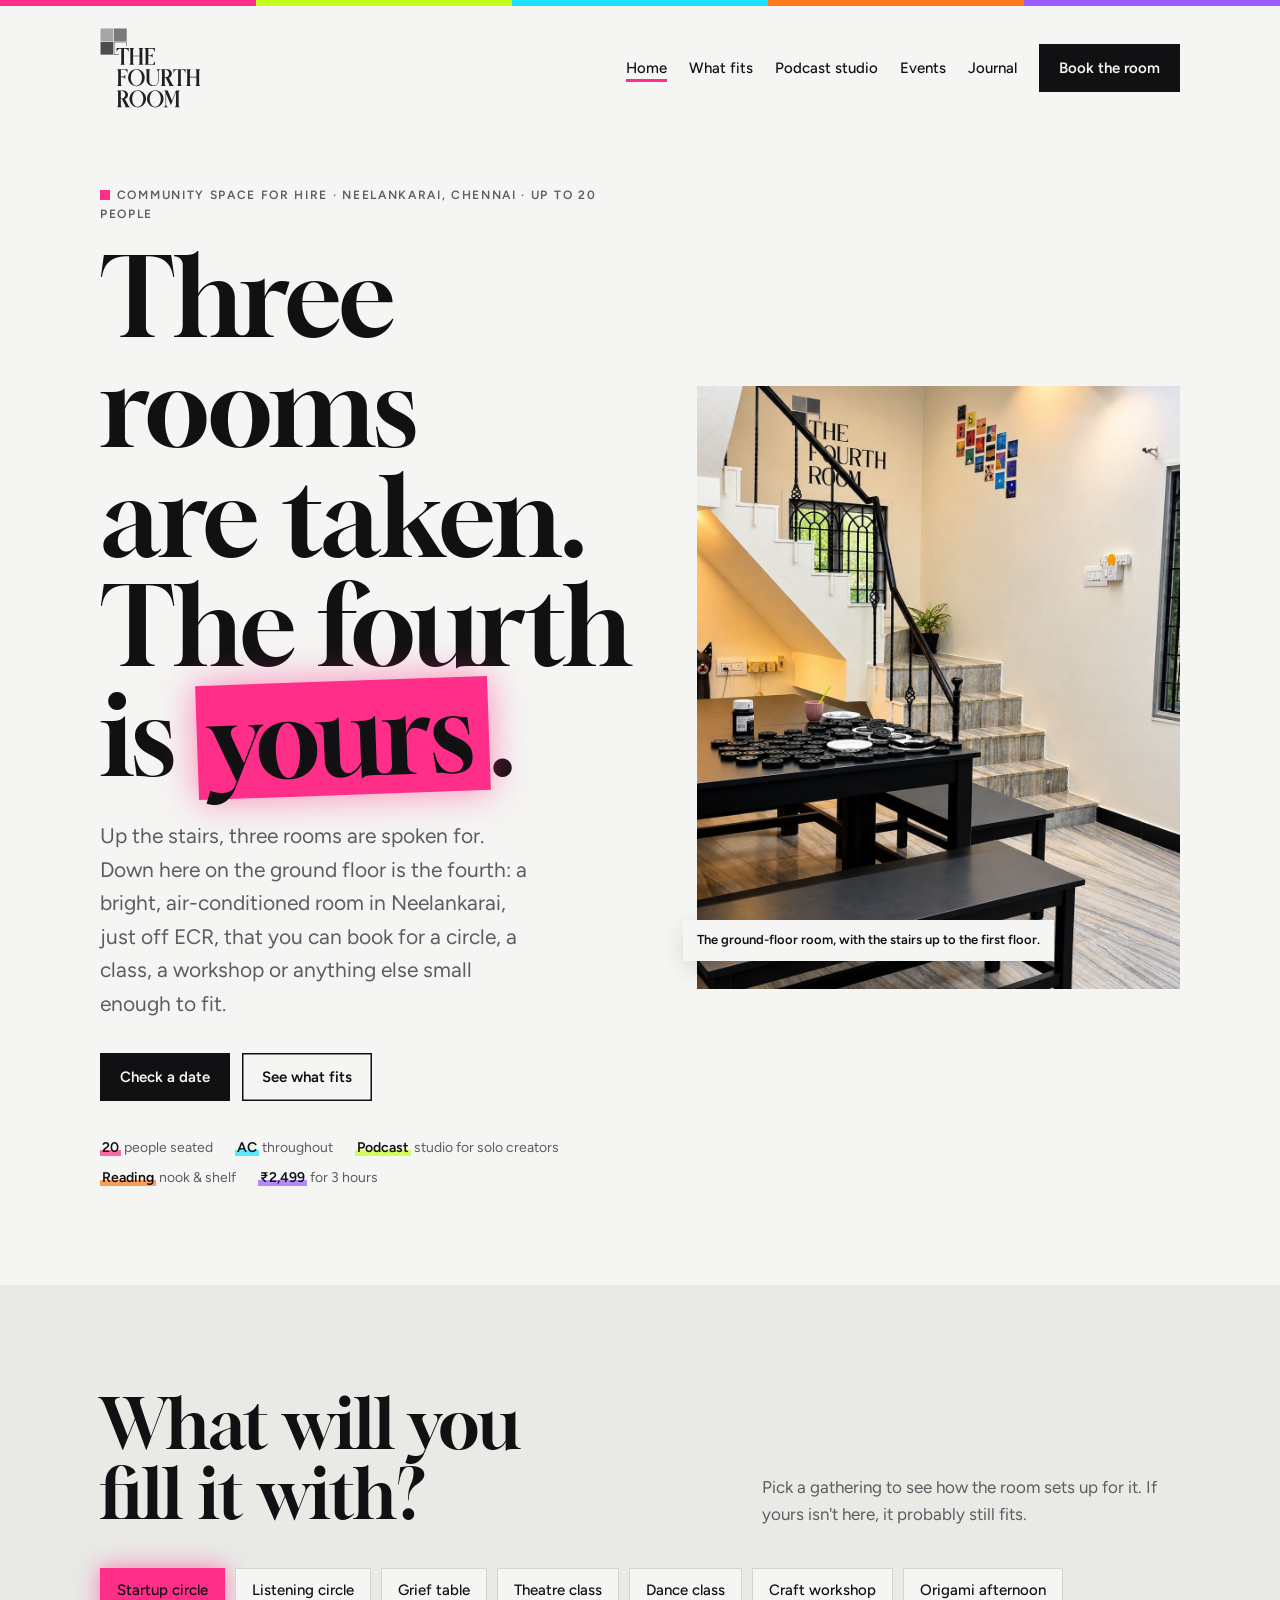
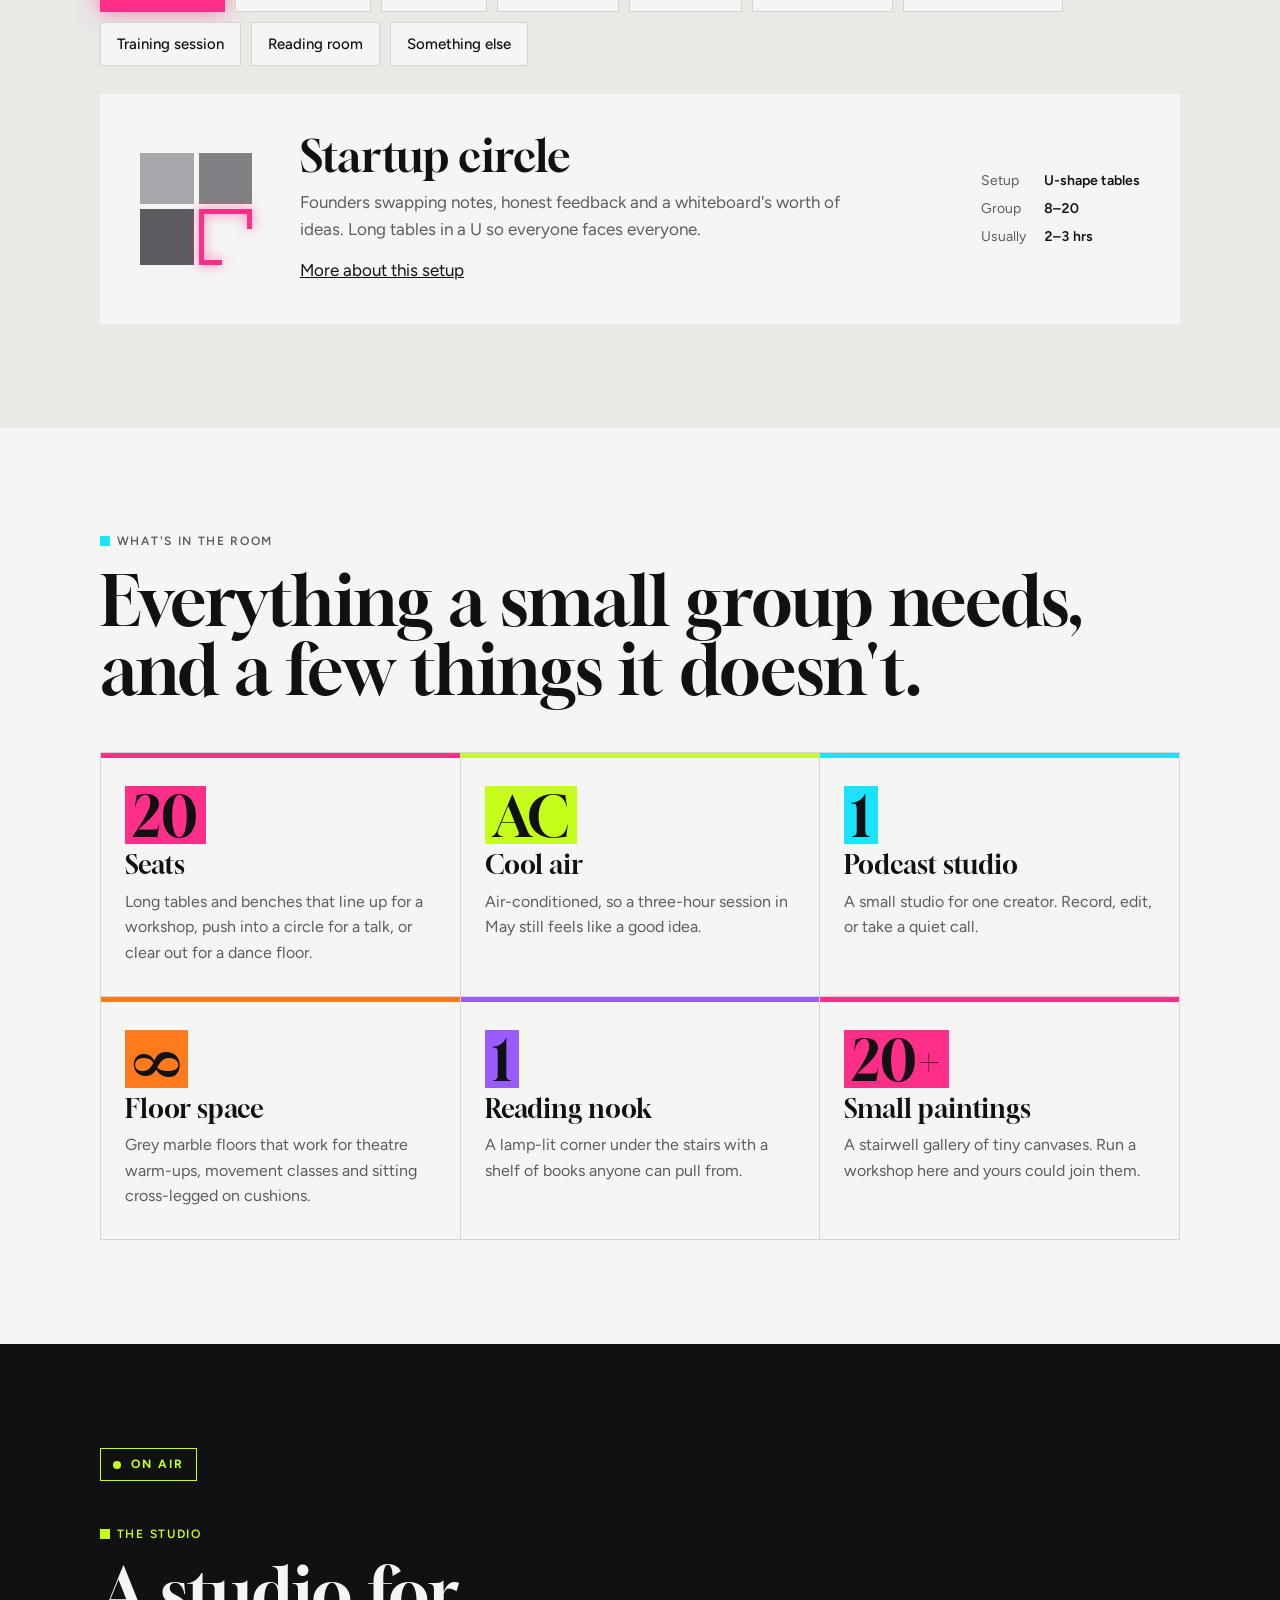
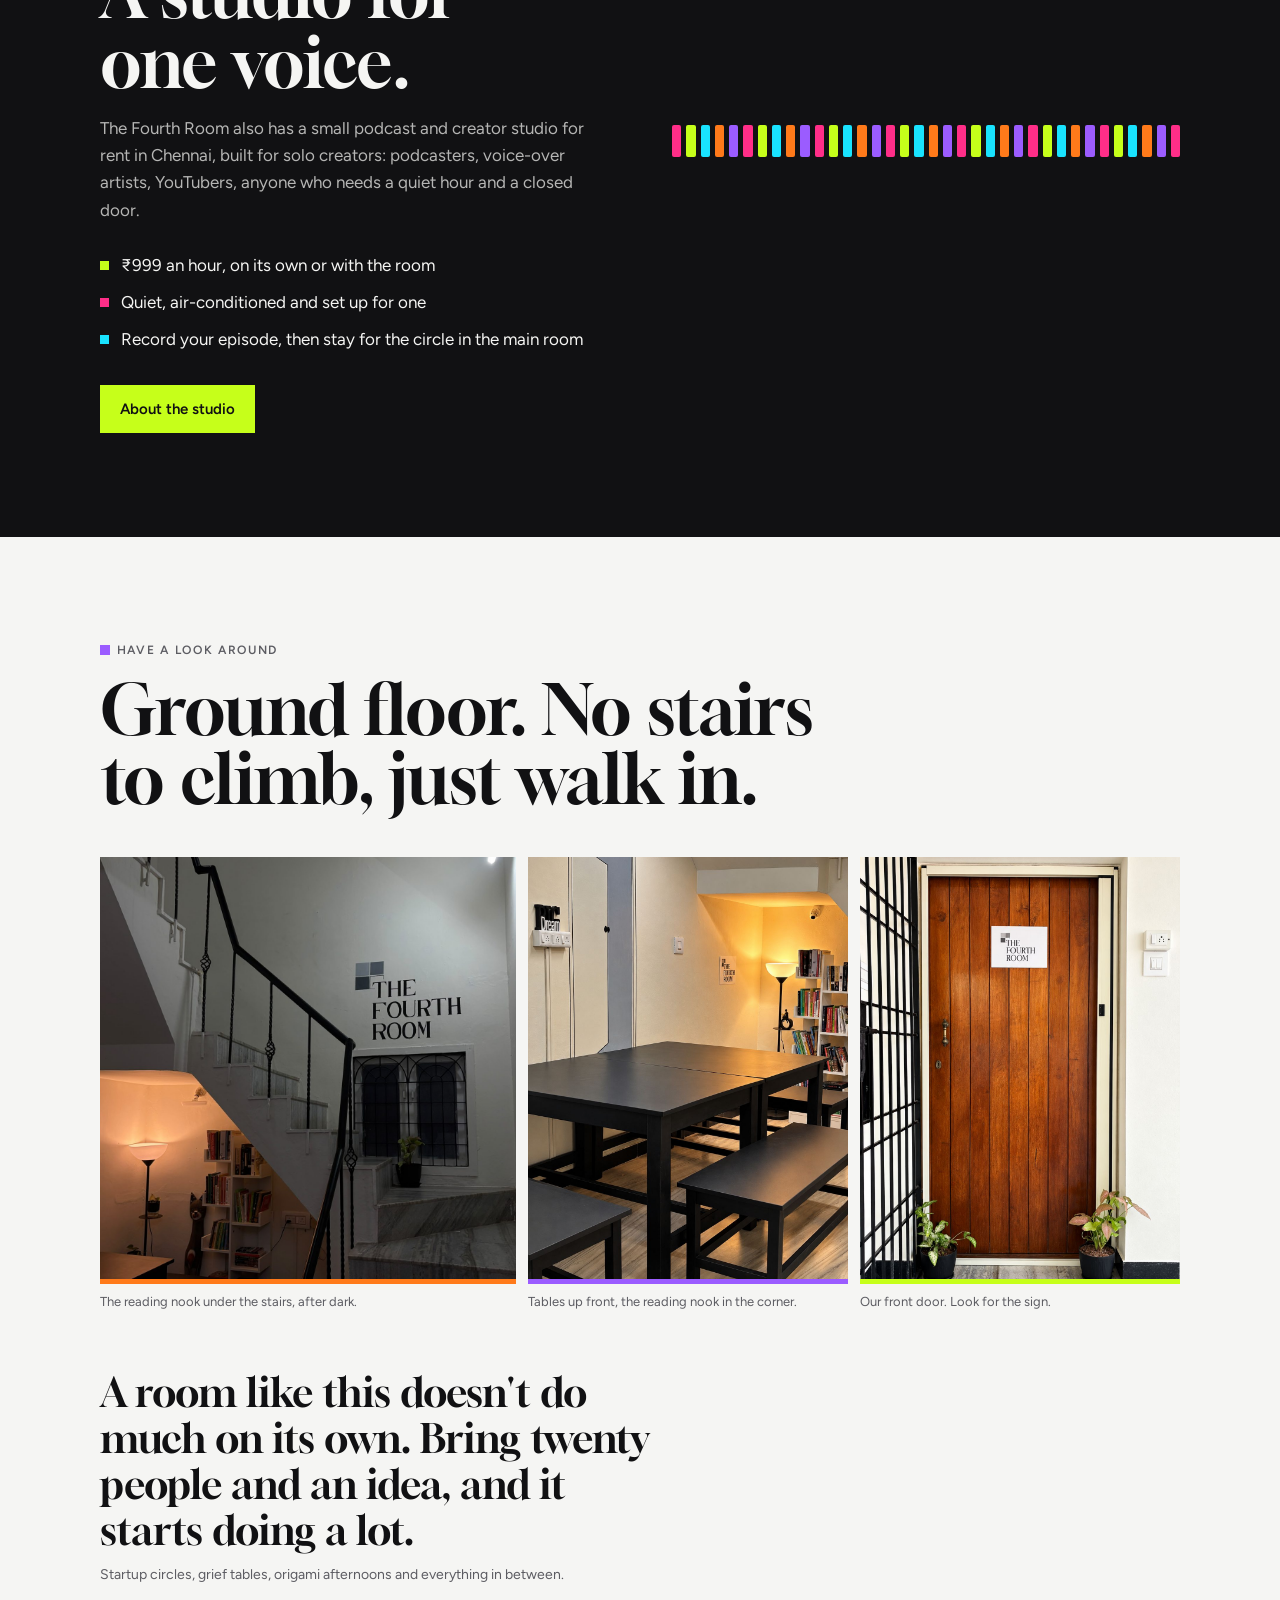
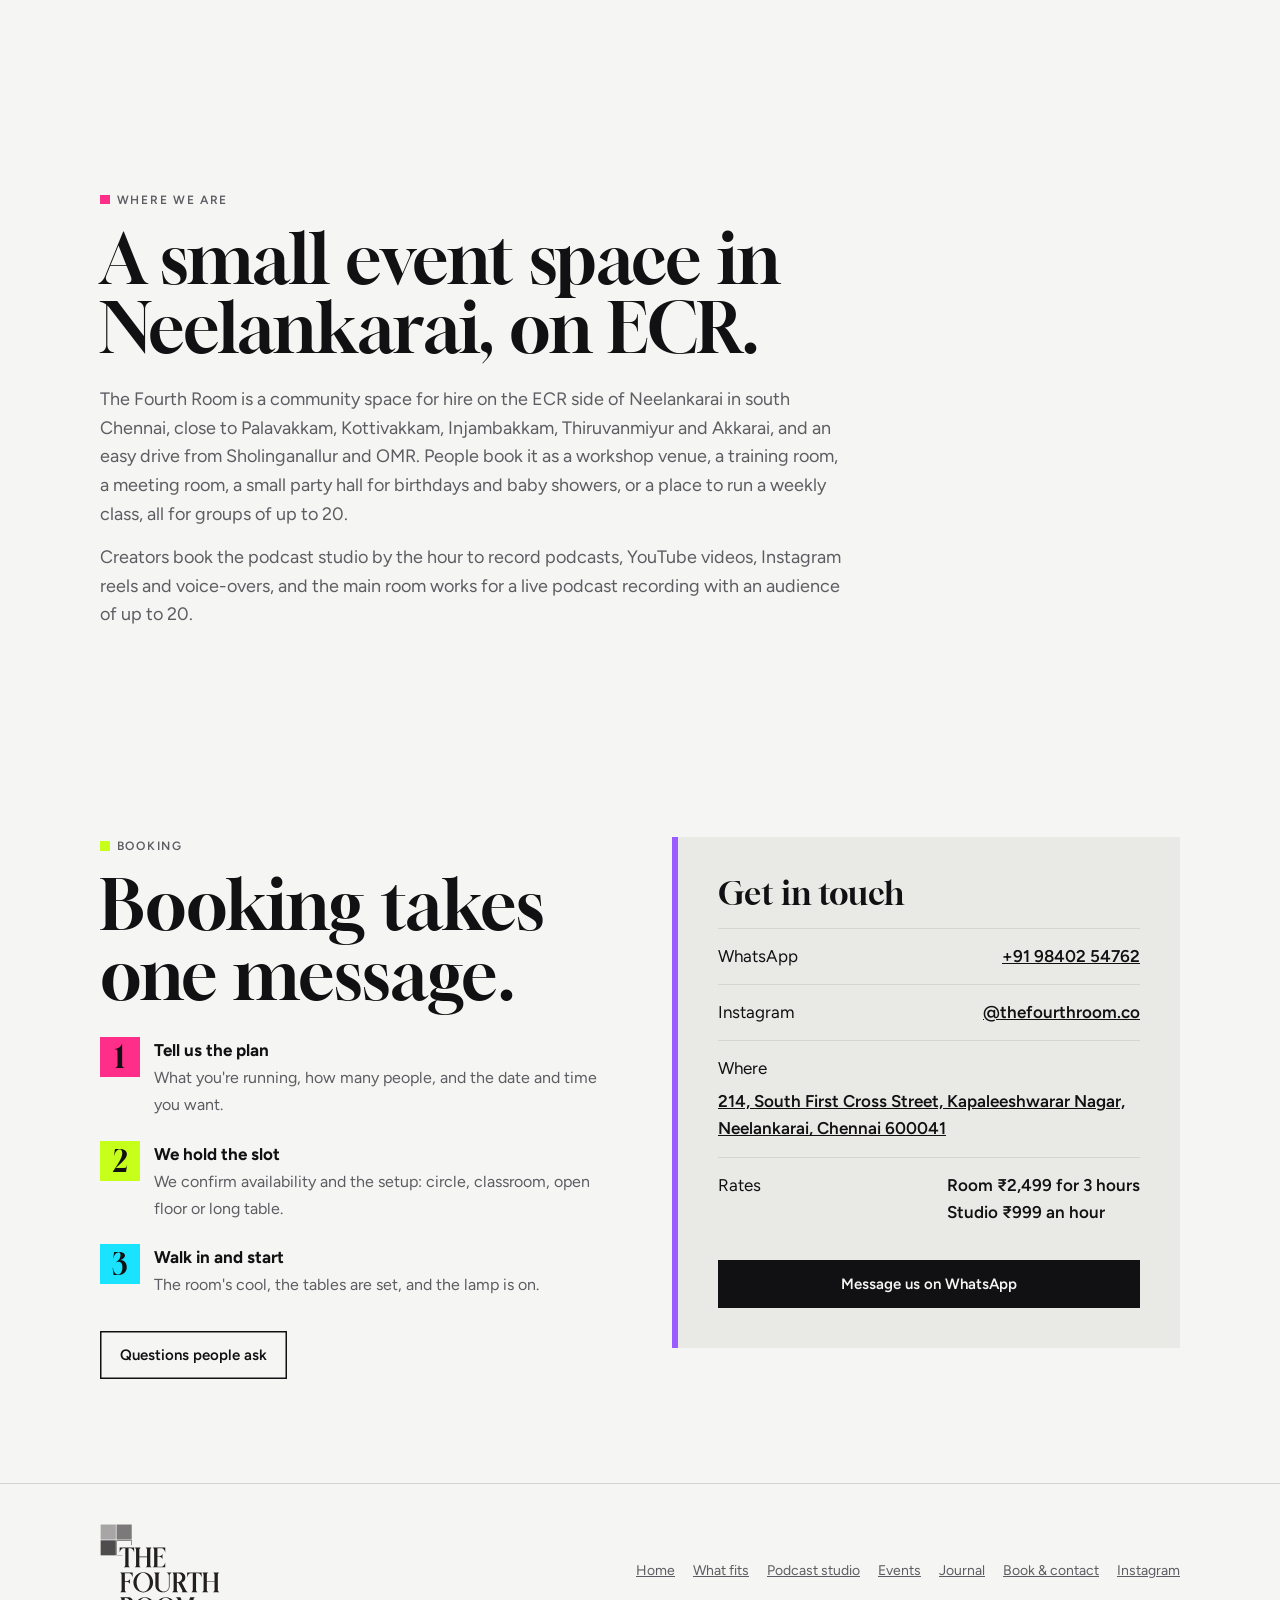
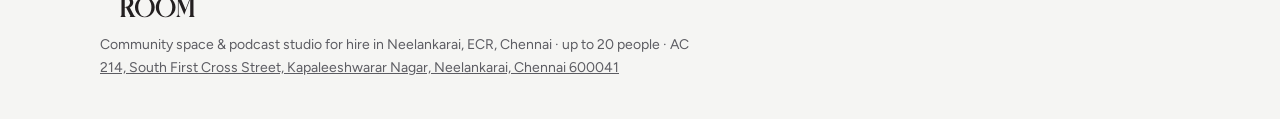
<file: index.html>
<!doctype html>
<html lang="en">
<head>
<meta charset="utf-8">
<meta name="viewport" content="width=device-width, initial-scale=1, viewport-fit=cover">
<title>Community Space &amp; Podcast Studio for Hire in Neelankarai, ECR, Chennai · The Fourth Room</title>
<meta name="description" content="A small, air-conditioned event space for hire in Neelankarai on ECR, Chennai, for workshops, classes, circles, meetings and parties of up to 20 people, plus a podcast studio for rent at ₹999 an hour. Room ₹2,499 for 3 hours.">
<link rel="canonical" href="https://thefourthroom.co/">
<meta property="og:site_name" content="The Fourth Room">
<meta property="og:type" content="website">
<meta property="og:title" content="Community Space &amp; Podcast Studio for Hire in Neelankarai, ECR, Chennai · The Fourth Room">
<meta property="og:description" content="A small, air-conditioned event space for hire in Neelankarai on ECR, Chennai, for workshops, classes, circles, meetings and parties of up to 20 people, plus a podcast studio for rent at ₹999 an hour. Room ₹2,499 for 3 hours.">
<meta property="og:url" content="https://thefourthroom.co/">
<meta property="og:image" content="https://thefourthroom.co/img/og-image.jpg">
<meta name="twitter:card" content="summary_large_image">
<meta name="theme-color" content="#F5F5F3">
<link rel="icon" href="favicon.svg" type="image/svg+xml">
<link rel="apple-touch-icon" href="apple-touch-icon.png">
<link rel="preconnect" href="https://fonts.googleapis.com">
<link rel="preconnect" href="https://fonts.gstatic.com" crossorigin>
<link rel="stylesheet" href="https://fonts.googleapis.com/css2?family=Gloock&family=Figtree:wght@400;500;600;700&display=swap">
<link rel="stylesheet" href="assets/css/site.css?v=342b4759">
<script type="application/ld+json">{
 "@context": "https://schema.org",
 "@type": [
  "EventVenue",
  "LocalBusiness"
 ],
 "@id": "https://thefourthroom.co/#venue",
 "name": "The Fourth Room",
 "url": "https://thefourthroom.co/",
 "logo": "https://thefourthroom.co/img/the-fourth-room-logo.png",
 "image": [
  "https://thefourthroom.co/img/room-and-stairs.jpg",
  "https://thefourthroom.co/img/tables-reading-nook.jpg",
  "https://thefourthroom.co/img/front-door.jpg",
  "https://thefourthroom.co/img/reading-nook.jpg"
 ],
 "description": "A bright, air-conditioned community space and small event venue for hire in Neelankarai, on ECR in south Chennai, for gatherings of up to 20 people: workshops, classes, training sessions, meetings, circles and small parties, plus a podcast and creator studio for rent by the hour.",
 "maximumAttendeeCapacity": 20,
 "amenityFeature": [
  {
   "@type": "LocationFeatureSpecification",
   "name": "Air conditioning",
   "value": true
  },
  {
   "@type": "LocationFeatureSpecification",
   "name": "Podcast studio for one creator",
   "value": true
  },
  {
   "@type": "LocationFeatureSpecification",
   "name": "Reading nook and bookshelf",
   "value": true
  },
  {
   "@type": "LocationFeatureSpecification",
   "name": "Tables and benches for 20",
   "value": true
  }
 ],
 "address": {
  "@type": "PostalAddress",
  "streetAddress": "214, South First Cross Street, Kapaleeshwarar Nagar, Neelankarai",
  "addressLocality": "Chennai",
  "addressRegion": "Tamil Nadu",
  "postalCode": "600041",
  "addressCountry": "IN"
 },
 "hasMap": "https://www.google.com/maps/search/?api=1&query=214+South+First+Cross+Street+Kapaleeshwarar+Nagar+Neelankarai+Chennai+600041",
 "priceRange": "₹999–₹2,499",
 "makesOffer": [
  {
   "@type": "Offer",
   "name": "Room hire, 3 hours",
   "price": "2499",
   "priceCurrency": "INR"
  },
  {
   "@type": "Offer",
   "name": "Podcast studio, 1 hour",
   "price": "999",
   "priceCurrency": "INR"
  }
 ],
 "sameAs": [
  "https://www.instagram.com/thefourthroom.co/"
 ],
 "telephone": "+91 98402 54762",
 "alternateName": "The Fourth Room Chennai",
 "areaServed": [
  {
   "@type": "Place",
   "name": "Neelankarai, Chennai"
  },
  {
   "@type": "Place",
   "name": "Palavakkam, Chennai"
  },
  {
   "@type": "Place",
   "name": "Kottivakkam, Chennai"
  },
  {
   "@type": "Place",
   "name": "Injambakkam, Chennai"
  },
  {
   "@type": "Place",
   "name": "Thiruvanmiyur, Chennai"
  },
  {
   "@type": "Place",
   "name": "Akkarai, Chennai"
  },
  {
   "@type": "Place",
   "name": "Sholinganallur, Chennai"
  },
  {
   "@type": "Place",
   "name": "East Coast Road (ECR), Chennai"
  },
  {
   "@type": "Place",
   "name": "Old Mahabalipuram Road (OMR), Chennai"
  },
  {
   "@type": "Place",
   "name": "South Chennai"
  }
 ],
 "keywords": "community space Chennai, event space Neelankarai, small event venue ECR, workshop venue Chennai, small hall for rent Chennai, podcast studio Chennai, podcast studio for rent, creator studio Chennai",
 "currenciesAccepted": "INR"
}</script>
<script type="application/ld+json">{
 "@context": "https://schema.org",
 "@type": "WebSite",
 "name": "The Fourth Room",
 "url": "https://thefourthroom.co/"
}</script>
</head>
<body>
<a class="skip" href="#main">Skip to content</a>
<div class="neon-band" aria-hidden="true"></div>
<header class="top">
  <div class="wrap">
    <a class="brand" href="index.html"><img src="img/the-fourth-room-logo.svg" alt="The Fourth Room" width="81" height="64"></a>
    <nav class="main" aria-label="Main"><a href="index.html" aria-current="page">Home</a><a href="uses.html">What fits</a><a href="studio.html">Podcast studio</a><a href="events.html">Events</a><a href="blog/index.html">Journal</a><a class="btn" href="book.html">Book the room</a></nav>
  </div>
</header>
<main id="main">

  <section class="hero">
    <div class="wrap">
      <div>
        <p class="label">Community space for hire · Neelankarai, Chennai · up to 20 people</p>
        <h1 style="margin-top:18px">Three rooms are taken. The fourth is <em id="heroWord">yours</em>.</h1>
        <p class="lede">Up the stairs, three rooms are spoken for. Down here on the ground floor is the fourth: a bright, air-conditioned room in Neelankarai, just off ECR, that you can book for a circle, a class, a workshop or anything else small enough to fit.</p>
        <div class="ctas">
          <a class="btn" href="book.html">Check a date</a>
          <a class="btn ghost" href="#uses">See what fits</a>
        </div>
        <div class="facts">
          <span><b>20</b> people seated</span>
          <span><b>AC</b> throughout</span>
          <span><b>Podcast</b> studio for solo creators</span>
          <span><b>Reading</b> nook &amp; shelf</span>
          <span><b>₹2,499</b> for 3 hours</span>
        </div>
      </div>
      <figure class="hero-photo">
        <img src="img/room-and-stairs.jpg" width="1086" height="1448" fetchpriority="high" alt="The ground-floor room at The Fourth Room: black tables and benches set with craft supplies, the staircase up to the first floor, the painted sign 'The Fourth Room' and a cluster of small colourful paintings on the wall.">
        <figcaption>The ground-floor room, with the stairs up to the first floor.</figcaption>
      </figure>
    </div>
  </section>

  <section class="picker" id="uses">
    <div class="wrap">
      <div class="picker-head">
        <h2>What will you fill it with?</h2>
        <p>Pick a gathering to see how the room sets up for it. If yours isn't here, it probably still fits.</p>
      </div>
      <div class="chips" id="chips" role="group" aria-label="Kinds of gathering"></div>
      <div class="card" aria-live="polite">
        <span class="mark lit" aria-hidden="true"><i></i><i></i><i></i><i></i></span>
        <div>
          <h3 id="cardTitle">Startup circle</h3>
          <p class="what" id="cardWhat">Founders swapping notes, honest feedback and a whiteboard's worth of ideas.</p>
          <p style="margin-top:14px"><a id="cardMore" href="uses.html">More about this setup</a></p>
        </div>
        <dl class="spec" id="cardFacts"></dl>
      </div>
    </div>
  </section>

  <section class="inside">
    <div class="wrap">
      <p class="label">What's in the room</p>
      <h2 style="margin-top:14px">Everything a small group needs, and a few things it doesn't.</h2>
      <div class="inside-grid">
        <div><span class="big">20</span><h3>Seats</h3><p>Long tables and benches that line up for a workshop, push into a circle for a talk, or clear out for a dance floor.</p></div>
        <div><span class="big">AC</span><h3>Cool air</h3><p>Air-conditioned, so a three-hour session in May still feels like a good idea.</p></div>
        <div><span class="big">1</span><h3>Podcast studio</h3><p>A small studio for one creator. Record, edit, or take a quiet call.</p></div>
        <div><span class="big">∞</span><h3>Floor space</h3><p>Grey marble floors that work for theatre warm-ups, movement classes and sitting cross-legged on cushions.</p></div>
        <div><span class="big">1</span><h3>Reading nook</h3><p>A lamp-lit corner under the stairs with a shelf of books anyone can pull from.</p></div>
        <div><span class="big">20+</span><h3>Small paintings</h3><p>A stairwell gallery of tiny canvases. Run a workshop here and yours could join them.</p></div>
      </div>
    </div>
  </section>

  <section class="studio">
    <div class="wrap">
      <div>
        <span class="onair">ON AIR</span>
        <p class="label">The studio</p>
        <h2 style="margin-top:14px">A studio for one voice.</h2>
        <p>The Fourth Room also has a small podcast and creator studio for rent in Chennai, built for solo creators: podcasters, voice-over artists, YouTubers, anyone who needs a quiet hour and a closed door.</p>
        <ul>
          <li>₹999 an hour, on its own or with the room</li>
          <li>Quiet, air-conditioned and set up for one</li>
          <li>Record your episode, then stay for the circle in the main room</li>
        </ul>
        <div class="ctas"><a class="btn" href="studio.html">About the studio</a></div>
      </div>
      <div class="wave" id="wave" aria-hidden="true"></div>
    </div>
  </section>

  <section class="gallery">
    <div class="wrap">
      <p class="label">Have a look around</p>
      <h2 style="margin-top:14px">Ground floor. No stairs to climb, just walk in.</h2>
      <div class="photos">
        <figure><img src="img/reading-nook.jpg" width="1600" height="1200" loading="lazy" alt="The ground-floor room in the evening: a floor lamp glows orange over a bookshelf in the nook under the stairs, beneath the painted sign 'The Fourth Room'."><figcaption>The reading nook under the stairs, after dark.</figcaption></figure>
        <figure><img src="img/tables-reading-nook.jpg" width="1086" height="1448" loading="lazy" alt="Black tables and benches in The Fourth Room, with the lamp-lit reading nook and bookshelf in the corner under the stairs."><figcaption>Tables up front, the reading nook in the corner.</figcaption></figure>
        <figure><img src="img/front-door.jpg" width="1086" height="1448" loading="lazy" alt="The wooden front door of The Fourth Room with its sign, a black iron grille on one side and potted plants on the floor."><figcaption>Our front door. Look for the sign.</figcaption></figure>
      </div>
      <p class="quote">A room like this doesn't do much on its own. Bring twenty people and an idea, and it starts doing a lot.<small>Startup circles, grief tables, origami afternoons and everything in between.</small></p>
    </div>
  </section>

  <section class="inside" id="where">
    <div class="wrap">
      <p class="label">Where we are</p>
      <h2 style="margin-top:14px">A small event space in Neelankarai, on ECR.</h2>
      <p style="max-width:62ch;margin-top:22px;font-size:18px;color:var(--muted)">The Fourth Room is a community space for hire on the ECR side of Neelankarai in south Chennai, close to Palavakkam, Kottivakkam, Injambakkam, Thiruvanmiyur and Akkarai, and an easy drive from Sholinganallur and OMR. People book it as a workshop venue, a training room, a meeting room, a small party hall for birthdays and baby showers, or a place to run a weekly class, all for groups of up to 20.</p>
      <p style="max-width:62ch;margin-top:14px;font-size:18px;color:var(--muted)">Creators book the podcast studio by the hour to record podcasts, YouTube videos, Instagram reels and voice-overs, and the main room works for a live podcast recording with an audience of up to 20.</p>
    </div>
  </section>

  <section class="book" id="book">
    <div class="wrap">
      <div>
        <p class="label">Booking</p>
        <h2 style="margin-top:14px">Booking takes one message.</h2>
        <ol class="steps">
          <li><div><b>Tell us the plan</b><span>What you're running, how many people, and the date and time you want.</span></div></li>
          <li><div><b>We hold the slot</b><span>We confirm availability and the setup: circle, classroom, open floor or long table.</span></div></li>
          <li><div><b>Walk in and start</b><span>The room's cool, the tables are set, and the lamp is on.</span></div></li>
        </ol>
        <div class="ctas"><a class="btn ghost" href="book.html#faq">Questions people ask</a></div>
      </div>
      <div class="contact">
        <h2>Get in touch</h2>
        <div class="row"><span>WhatsApp</span><span class="v"><a href="https://wa.me/919840254762" rel="noopener">+91 98402 54762</a></span></div>
        <div class="row"><span>Instagram</span><span class="v"><a href="https://www.instagram.com/thefourthroom.co/" rel="noopener">@thefourthroom.co</a></span></div>
        <div class="row"><span>Where</span><span class="v"><a href="https://www.google.com/maps/search/?api=1&amp;query=214+South+First+Cross+Street+Kapaleeshwarar+Nagar+Neelankarai+Chennai+600041" rel="noopener">214, South First Cross Street, Kapaleeshwarar Nagar, Neelankarai, Chennai 600041</a></span></div>
        <div class="row"><span>Rates</span><span class="v">Room ₹2,499 for 3 hours<br>Studio ₹999 an hour</span></div>
        <a class="btn" href="https://wa.me/919840254762?text=Hi%2C%20I%27d%20like%20to%20book%20The%20Fourth%20Room" rel="noopener">Message us on WhatsApp</a>
      </div>
    </div>
  </section>

</main>
<footer>
  <div class="wrap">
    <img src="img/the-fourth-room-logo.svg" alt="The Fourth Room logo" width="120" height="95" loading="lazy">
    <nav aria-label="Footer"><a href="index.html" aria-current="page">Home</a><a href="uses.html">What fits</a><a href="studio.html">Podcast studio</a><a href="events.html">Events</a><a href="blog/index.html">Journal</a><a href="book.html">Book &amp; contact</a><a href="https://www.instagram.com/thefourthroom.co/" rel="noopener">Instagram</a></nav>
    <span>Community space &amp; podcast studio for hire in Neelankarai, ECR, Chennai · up to 20 people · AC<br><a href="https://www.google.com/maps/search/?api=1&amp;query=214+South+First+Cross+Street+Kapaleeshwarar+Nagar+Neelankarai+Chennai+600041" rel="noopener">214, South First Cross Street, Kapaleeshwarar Nagar, Neelankarai, Chennai 600041</a></span>
  </div>
</footer>
<script src="assets/js/site.js?v=9e8cf1cd" defer></script>
<script src="assets/js/event-popup.js?v=2de12503" data-events="assets/data/events.js" defer></script>
</body>
</html>
</file>
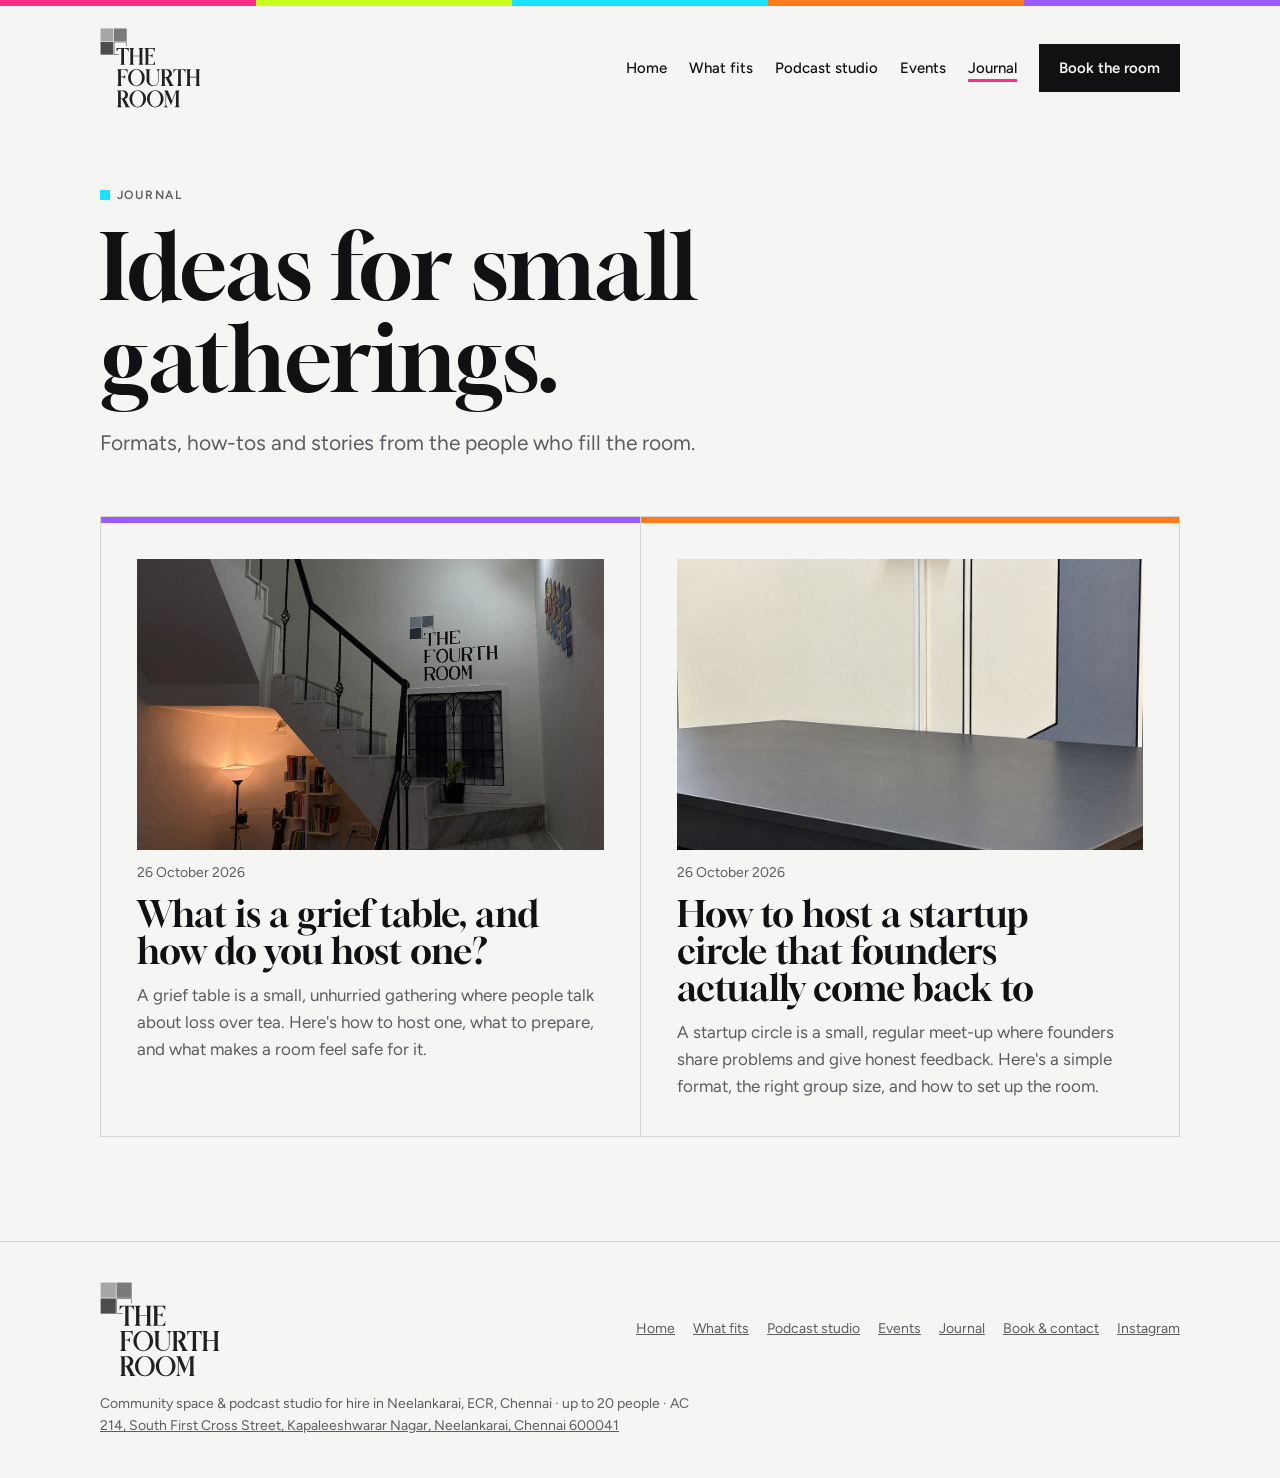
<file: blog/index.html>
<!doctype html>
<html lang="en">
<head>
<meta charset="utf-8">
<meta name="viewport" content="width=device-width, initial-scale=1, viewport-fit=cover">
<title>Journal: Ideas for Hosting Small Gatherings in Chennai · The Fourth Room</title>
<meta name="description" content="Ideas, formats and how-tos for hosting small gatherings in Chennai: grief tables, startup circles, workshops and classes, from The Fourth Room in Neelankarai.">
<link rel="canonical" href="https://thefourthroom.co/blog/index.html">
<meta property="og:site_name" content="The Fourth Room">
<meta property="og:type" content="website">
<meta property="og:title" content="Journal: Ideas for Hosting Small Gatherings in Chennai · The Fourth Room">
<meta property="og:description" content="Ideas, formats and how-tos for hosting small gatherings in Chennai: grief tables, startup circles, workshops and classes, from The Fourth Room in Neelankarai.">
<meta property="og:url" content="https://thefourthroom.co/blog/index.html">
<meta property="og:image" content="https://thefourthroom.co/img/og-image.jpg">
<meta name="twitter:card" content="summary_large_image">
<meta name="theme-color" content="#F5F5F3">
<link rel="icon" href="../favicon.svg" type="image/svg+xml">
<link rel="apple-touch-icon" href="../apple-touch-icon.png">
<link rel="preconnect" href="https://fonts.googleapis.com">
<link rel="preconnect" href="https://fonts.gstatic.com" crossorigin>
<link rel="stylesheet" href="https://fonts.googleapis.com/css2?family=Gloock&family=Figtree:wght@400;500;600;700&display=swap">
<link rel="stylesheet" href="../assets/css/site.css?v=342b4759">
<script type="application/ld+json">{
 "@context": "https://schema.org",
 "@type": "Blog",
 "name": "The Fourth Room Journal",
 "url": "https://thefourthroom.co/blog/",
 "blogPost": [
  {
   "@type": "BlogPosting",
   "headline": "What is a grief table, and how do you host one?",
   "url": "https://thefourthroom.co/blog/what-is-a-grief-table.html"
  },
  {
   "@type": "BlogPosting",
   "headline": "How to host a startup circle that founders actually come back to",
   "url": "https://thefourthroom.co/blog/how-to-host-a-startup-circle.html"
  }
 ]
}</script>
</head>
<body>
<a class="skip" href="#main">Skip to content</a>
<div class="neon-band" aria-hidden="true"></div>
<header class="top">
  <div class="wrap">
    <a class="brand" href="../index.html"><img src="../img/the-fourth-room-logo.svg" alt="The Fourth Room" width="81" height="64"></a>
    <nav class="main" aria-label="Main"><a href="../index.html">Home</a><a href="../uses.html">What fits</a><a href="../studio.html">Podcast studio</a><a href="../events.html">Events</a><a href="../blog/index.html" aria-current="page">Journal</a><a class="btn" href="../book.html">Book the room</a></nav>
  </div>
</header>
<main id="main">

  <div class="page-head"><div class="wrap">
    <p class="label">Journal</p>
    <h1>Ideas for small gatherings.</h1>
    <p class="lede">Formats, how-tos and stories from the people who fill the room.</p>
  </div></div>
  <section style="padding-top:0"><div class="wrap"><div class="posts">
      <a class="post-card" href="what-is-a-grief-table.html">
        <img src="../img/reading-nook.jpg" width="1600" height="1200" loading="lazy" alt="A warm floor lamp lighting a bookshelf in the reading nook under the stairs at The Fourth Room.">
        <span class="meta"><time datetime="2026-10-26">26 October 2026</time></span>
        <h2>What is a grief table, and how do you host one?</h2>
        <p>A grief table is a small, unhurried gathering where people talk about loss over tea. Here's how to host one, what to prepare, and what makes a room feel safe for it.</p>
      </a>
      <a class="post-card" href="how-to-host-a-startup-circle.html">
        <img src="../img/idea-wall.jpg" width="1086" height="1448" loading="lazy" alt="A black table in The Fourth Room, in front of a wall reading &#x27;Every big thing was once a room and an idea&#x27;.">
        <span class="meta"><time datetime="2026-10-26">26 October 2026</time></span>
        <h2>How to host a startup circle that founders actually come back to</h2>
        <p>A startup circle is a small, regular meet-up where founders share problems and give honest feedback. Here's a simple format, the right group size, and how to set up the room.</p>
      </a>
  </div></div></section>

</main>
<footer>
  <div class="wrap">
    <img src="../img/the-fourth-room-logo.svg" alt="The Fourth Room logo" width="120" height="95" loading="lazy">
    <nav aria-label="Footer"><a href="../index.html">Home</a><a href="../uses.html">What fits</a><a href="../studio.html">Podcast studio</a><a href="../events.html">Events</a><a href="../blog/index.html" aria-current="page">Journal</a><a href="../book.html">Book &amp; contact</a><a href="https://www.instagram.com/thefourthroom.co/" rel="noopener">Instagram</a></nav>
    <span>Community space &amp; podcast studio for hire in Neelankarai, ECR, Chennai · up to 20 people · AC<br><a href="https://www.google.com/maps/search/?api=1&amp;query=214+South+First+Cross+Street+Kapaleeshwarar+Nagar+Neelankarai+Chennai+600041" rel="noopener">214, South First Cross Street, Kapaleeshwarar Nagar, Neelankarai, Chennai 600041</a></span>
  </div>
</footer>
<script src="../assets/js/site.js?v=9e8cf1cd" defer></script>
</body>
</html>
</file>
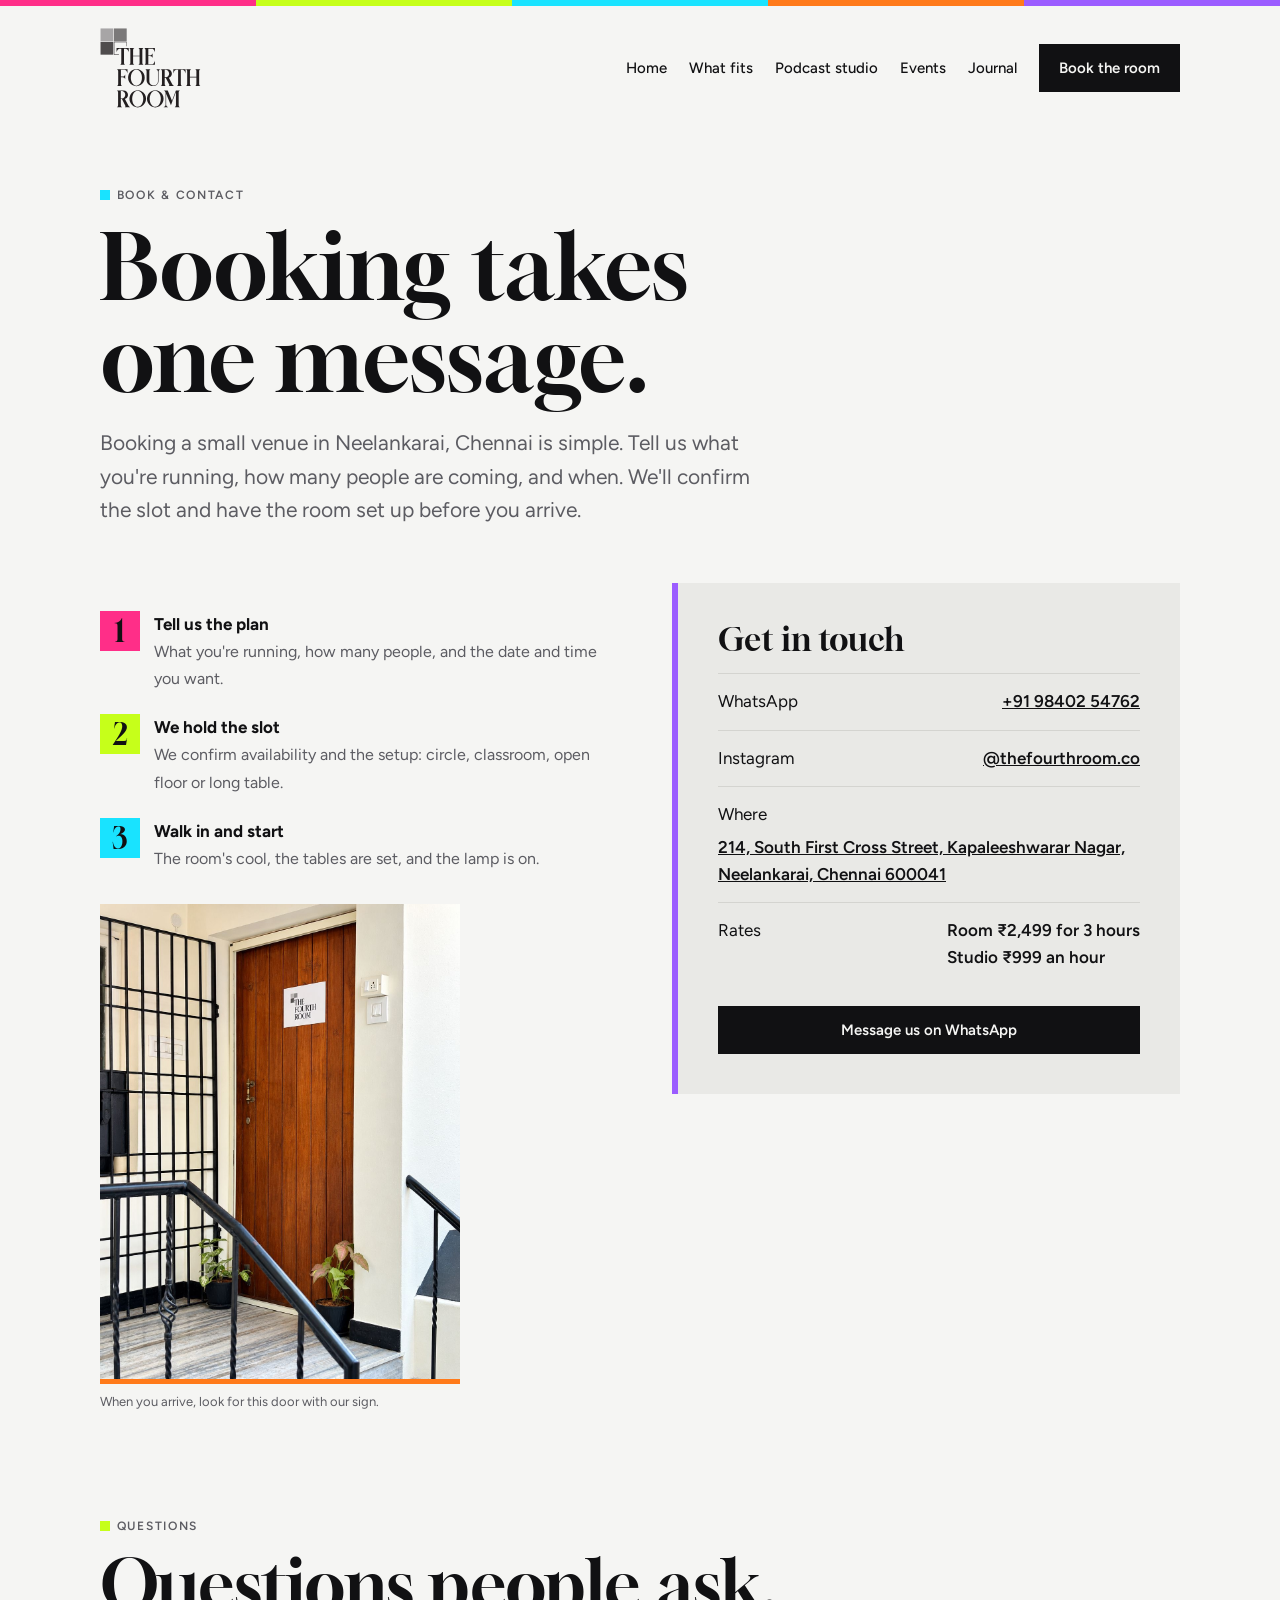
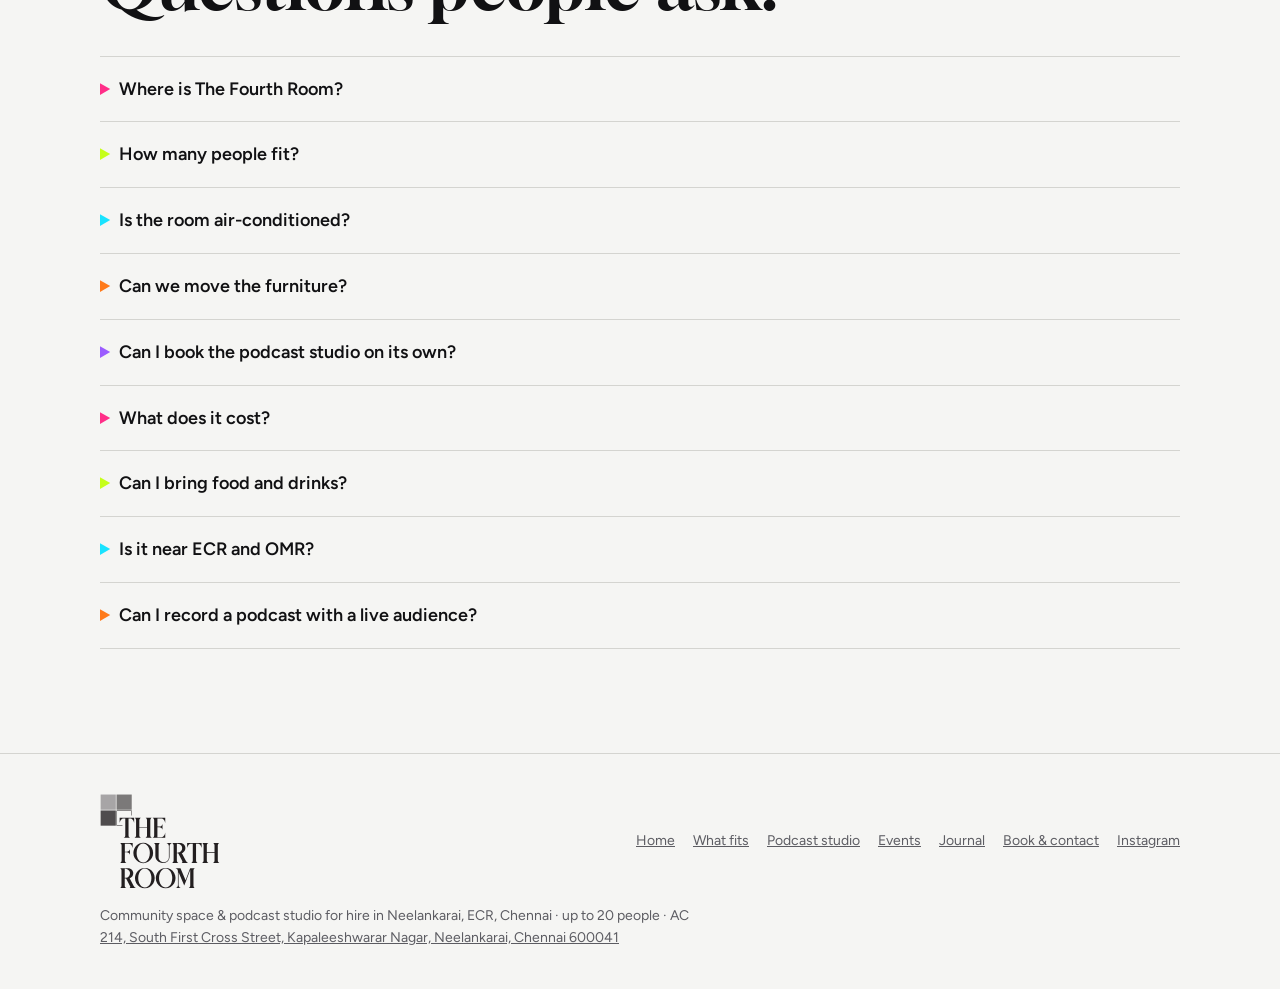
<file: book.html>
<!doctype html>
<html lang="en">
<head>
<meta charset="utf-8">
<meta name="viewport" content="width=device-width, initial-scale=1, viewport-fit=cover">
<title>Book a Small Venue in Neelankarai, Chennai · Rates &amp; Contact · The Fourth Room</title>
<meta name="description" content="Book The Fourth Room, a small event and workshop space in Neelankarai on ECR, Chennai, for up to 20 people. Room ₹2,499 for 3 hours, podcast studio ₹999 an hour. One WhatsApp message to book.">
<link rel="canonical" href="https://thefourthroom.co/book.html">
<meta property="og:site_name" content="The Fourth Room">
<meta property="og:type" content="website">
<meta property="og:title" content="Book a Small Venue in Neelankarai, Chennai · Rates &amp; Contact · The Fourth Room">
<meta property="og:description" content="Book The Fourth Room, a small event and workshop space in Neelankarai on ECR, Chennai, for up to 20 people. Room ₹2,499 for 3 hours, podcast studio ₹999 an hour. One WhatsApp message to book.">
<meta property="og:url" content="https://thefourthroom.co/book.html">
<meta property="og:image" content="https://thefourthroom.co/img/og-image.jpg">
<meta name="twitter:card" content="summary_large_image">
<meta name="theme-color" content="#F5F5F3">
<link rel="icon" href="favicon.svg" type="image/svg+xml">
<link rel="apple-touch-icon" href="apple-touch-icon.png">
<link rel="preconnect" href="https://fonts.googleapis.com">
<link rel="preconnect" href="https://fonts.gstatic.com" crossorigin>
<link rel="stylesheet" href="https://fonts.googleapis.com/css2?family=Gloock&family=Figtree:wght@400;500;600;700&display=swap">
<link rel="stylesheet" href="assets/css/site.css?v=342b4759">
<script type="application/ld+json">{
 "@context": "https://schema.org",
 "@type": "FAQPage",
 "mainEntity": [
  {
   "@type": "Question",
   "name": "Where is The Fourth Room?",
   "acceptedAnswer": {
    "@type": "Answer",
    "text": "214, South First Cross Street, Kapaleeshwarar Nagar, Neelankarai, Chennai 600041. The room is on the ground floor, so there are no stairs to climb. Tap the address on this page to open it in Google Maps."
   }
  },
  {
   "@type": "Question",
   "name": "How many people fit?",
   "acceptedAnswer": {
    "@type": "Answer",
    "text": "Up to 20 people seated at the tables and benches. For movement classes like dance or theatre, around 15 is comfortable."
   }
  },
  {
   "@type": "Question",
   "name": "Is the room air-conditioned?",
   "acceptedAnswer": {
    "@type": "Answer",
    "text": "Yes, the whole room is air-conditioned."
   }
  },
  {
   "@type": "Question",
   "name": "Can we move the furniture?",
   "acceptedAnswer": {
    "@type": "Answer",
    "text": "Yes. The tables and benches can make a U-shape, classroom rows, one long table or a circle, or be pushed back to clear the floor. Tell us the setup when you book and we'll have it ready."
   }
  },
  {
   "@type": "Question",
   "name": "Can I book the podcast studio on its own?",
   "acceptedAnswer": {
    "@type": "Answer",
    "text": "Yes. The studio can be booked by the hour on its own or together with the main room."
   }
  },
  {
   "@type": "Question",
   "name": "What does it cost?",
   "acceptedAnswer": {
    "@type": "Answer",
    "text": "The room is ₹2,499 for 3 hours, and the podcast studio is ₹999 an hour. Message us with your date and plan and we'll confirm the booking."
   }
  },
  {
   "@type": "Question",
   "name": "Can I bring food and drinks?",
   "acceptedAnswer": {
    "@type": "Answer",
    "text": "Message us about what you're planning and we'll let you know what works."
   }
  },
  {
   "@type": "Question",
   "name": "Is it near ECR and OMR?",
   "acceptedAnswer": {
    "@type": "Answer",
    "text": "Yes. Neelankarai is on East Coast Road (ECR) in south Chennai, close to Palavakkam, Kottivakkam, Injambakkam, Thiruvanmiyur and Akkarai, and an easy drive from Sholinganallur and OMR."
   }
  },
  {
   "@type": "Question",
   "name": "Can I record a podcast with a live audience?",
   "acceptedAnswer": {
    "@type": "Answer",
    "text": "Yes. Book the main room for a live recording or panel with an audience of up to 20, and add the podcast studio if you need a quiet space to prepare."
   }
  }
 ]
}</script>
</head>
<body>
<a class="skip" href="#main">Skip to content</a>
<div class="neon-band" aria-hidden="true"></div>
<header class="top">
  <div class="wrap">
    <a class="brand" href="index.html"><img src="img/the-fourth-room-logo.svg" alt="The Fourth Room" width="81" height="64"></a>
    <nav class="main" aria-label="Main"><a href="index.html">Home</a><a href="uses.html">What fits</a><a href="studio.html">Podcast studio</a><a href="events.html">Events</a><a href="blog/index.html">Journal</a><a class="btn" href="book.html">Book the room</a></nav>
  </div>
</header>
<main id="main">

  <div class="page-head"><div class="wrap">
    <p class="label">Book &amp; contact</p>
    <h1>Booking takes one message.</h1>
    <p class="lede">Booking a small venue in Neelankarai, Chennai is simple. Tell us what you're running, how many people are coming, and when. We'll confirm the slot and have the room set up before you arrive.</p>
  </div></div>
  <section class="book" style="padding-top:0">
    <div class="wrap">
      <div><ol class="steps">
          <li><div><b>Tell us the plan</b><span>What you're running, how many people, and the date and time you want.</span></div></li>
          <li><div><b>We hold the slot</b><span>We confirm availability and the setup: circle, classroom, open floor or long table.</span></div></li>
          <li><div><b>Walk in and start</b><span>The room's cool, the tables are set, and the lamp is on.</span></div></li>
        </ol>
        <figure class="door-photo"><img src="img/front-door-landing.jpg" width="1086" height="1448" loading="lazy" alt="The wooden front door of The Fourth Room with its sign, seen from the entrance with black iron railings and potted plants."><figcaption>When you arrive, look for this door with our sign.</figcaption></figure></div>
      <div class="contact">
        <h2>Get in touch</h2>
        <div class="row"><span>WhatsApp</span><span class="v"><a href="https://wa.me/919840254762" rel="noopener">+91 98402 54762</a></span></div>
        <div class="row"><span>Instagram</span><span class="v"><a href="https://www.instagram.com/thefourthroom.co/" rel="noopener">@thefourthroom.co</a></span></div>
        <div class="row"><span>Where</span><span class="v"><a href="https://www.google.com/maps/search/?api=1&amp;query=214+South+First+Cross+Street+Kapaleeshwarar+Nagar+Neelankarai+Chennai+600041" rel="noopener">214, South First Cross Street, Kapaleeshwarar Nagar, Neelankarai, Chennai 600041</a></span></div>
        <div class="row"><span>Rates</span><span class="v">Room ₹2,499 for 3 hours<br>Studio ₹999 an hour</span></div>
        <a class="btn" href="https://wa.me/919840254762?text=Hi%2C%20I%27d%20like%20to%20book%20The%20Fourth%20Room" rel="noopener">Message us on WhatsApp</a>
      </div>
    </div>
  </section>
  <section id="faq" style="padding-top:0">
    <div class="wrap">
      <p class="label">Questions</p>
      <h2 class="section-h" style="margin-top:14px">Questions people ask.</h2>
      <div class="faq"><details><summary>Where is The Fourth Room?</summary><p>214, South First Cross Street, Kapaleeshwarar Nagar, Neelankarai, Chennai 600041. The room is on the ground floor, so there are no stairs to climb. Tap the address on this page to open it in Google Maps.</p></details><details><summary>How many people fit?</summary><p>Up to 20 people seated at the tables and benches. For movement classes like dance or theatre, around 15 is comfortable.</p></details><details><summary>Is the room air-conditioned?</summary><p>Yes, the whole room is air-conditioned.</p></details><details><summary>Can we move the furniture?</summary><p>Yes. The tables and benches can make a U-shape, classroom rows, one long table or a circle, or be pushed back to clear the floor. Tell us the setup when you book and we'll have it ready.</p></details><details><summary>Can I book the podcast studio on its own?</summary><p>Yes. The studio can be booked by the hour on its own or together with the main room.</p></details><details><summary>What does it cost?</summary><p>The room is ₹2,499 for 3 hours, and the podcast studio is ₹999 an hour. Message us with your date and plan and we'll confirm the booking.</p></details><details><summary>Can I bring food and drinks?</summary><p>Message us about what you're planning and we'll let you know what works.</p></details><details><summary>Is it near ECR and OMR?</summary><p>Yes. Neelankarai is on East Coast Road (ECR) in south Chennai, close to Palavakkam, Kottivakkam, Injambakkam, Thiruvanmiyur and Akkarai, and an easy drive from Sholinganallur and OMR.</p></details><details><summary>Can I record a podcast with a live audience?</summary><p>Yes. Book the main room for a live recording or panel with an audience of up to 20, and add the podcast studio if you need a quiet space to prepare.</p></details></div>
    </div>
  </section>

</main>
<footer>
  <div class="wrap">
    <img src="img/the-fourth-room-logo.svg" alt="The Fourth Room logo" width="120" height="95" loading="lazy">
    <nav aria-label="Footer"><a href="index.html">Home</a><a href="uses.html">What fits</a><a href="studio.html">Podcast studio</a><a href="events.html">Events</a><a href="blog/index.html">Journal</a><a href="book.html">Book &amp; contact</a><a href="https://www.instagram.com/thefourthroom.co/" rel="noopener">Instagram</a></nav>
    <span>Community space &amp; podcast studio for hire in Neelankarai, ECR, Chennai · up to 20 people · AC<br><a href="https://www.google.com/maps/search/?api=1&amp;query=214+South+First+Cross+Street+Kapaleeshwarar+Nagar+Neelankarai+Chennai+600041" rel="noopener">214, South First Cross Street, Kapaleeshwarar Nagar, Neelankarai, Chennai 600041</a></span>
  </div>
</footer>
<script src="assets/js/site.js?v=9e8cf1cd" defer></script>
</body>
</html>
</file>
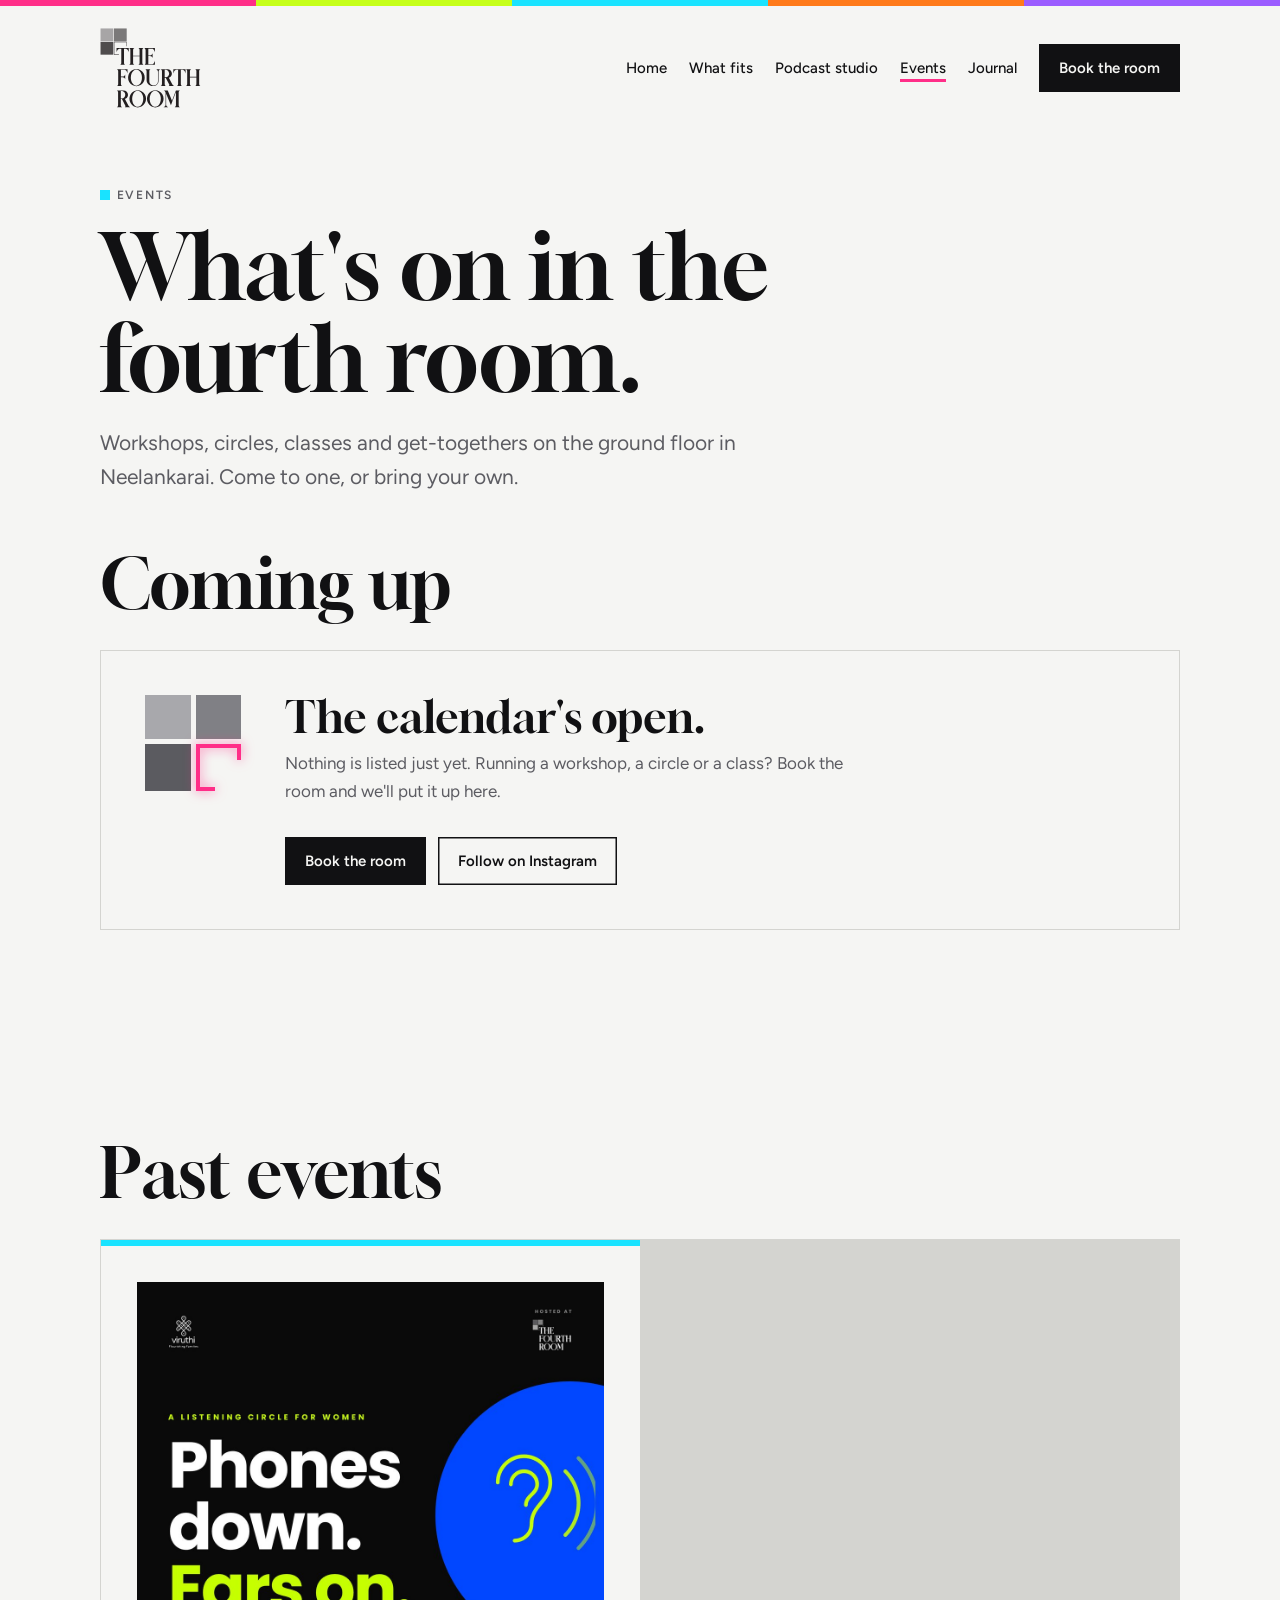
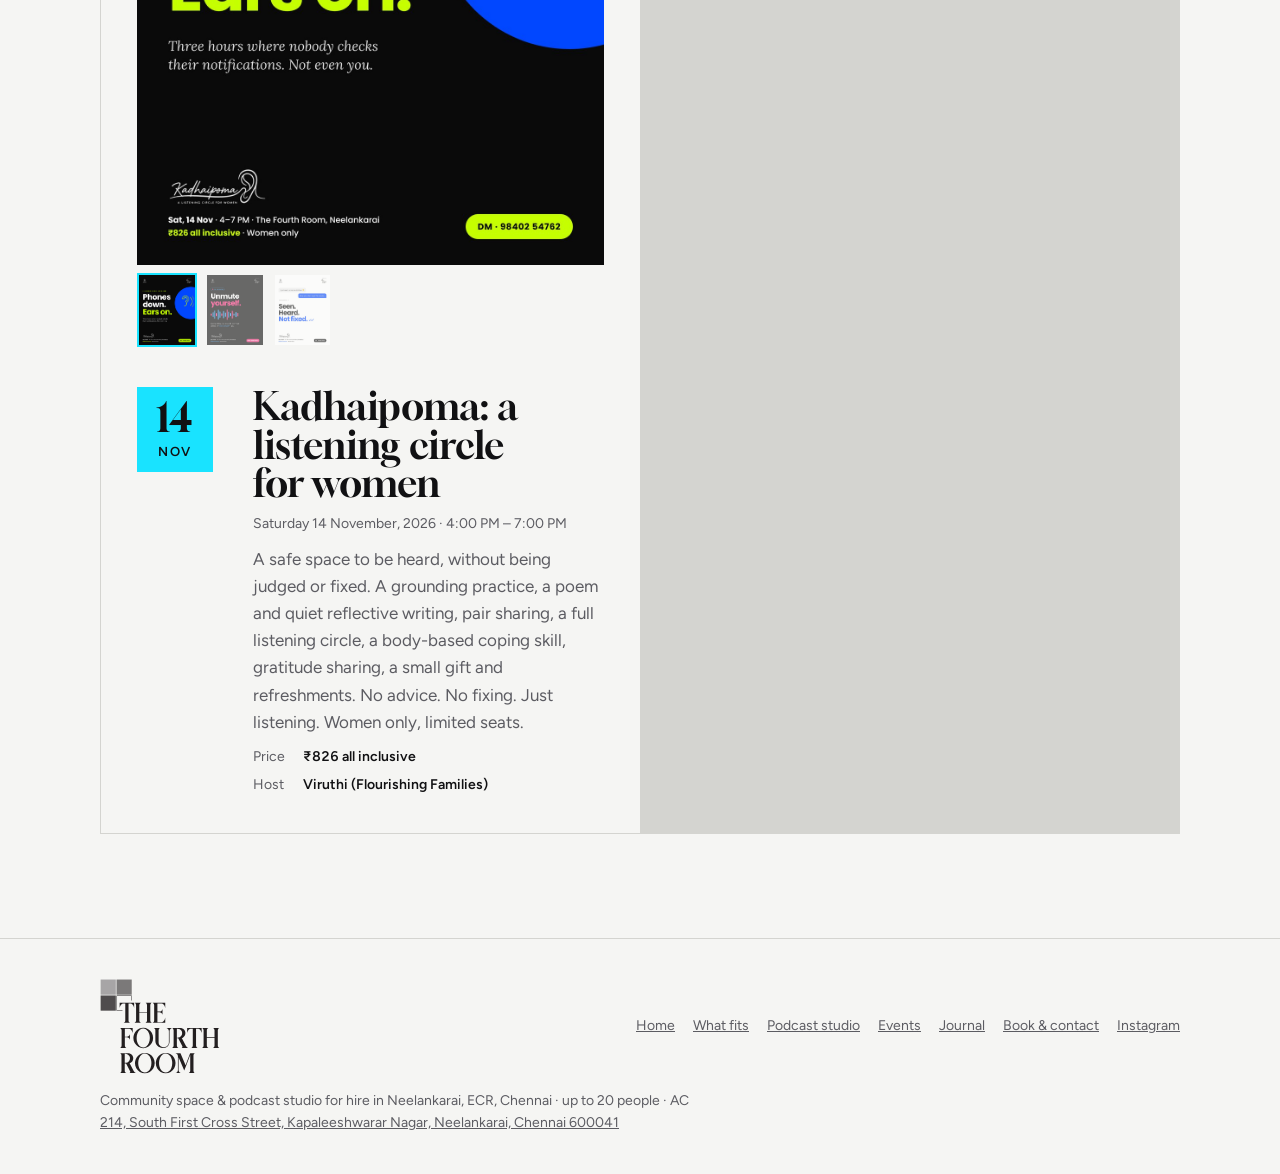
<file: events.html>
<!doctype html>
<html lang="en">
<head>
<meta charset="utf-8">
<meta name="viewport" content="width=device-width, initial-scale=1, viewport-fit=cover">
<title>Events in Neelankarai &amp; ECR, Chennai: Workshops &amp; Circles · The Fourth Room</title>
<meta name="description" content="Upcoming and past events at The Fourth Room in Neelankarai, Chennai: workshops, listening circles, classes and small community gatherings of up to 20 people on ECR.">
<link rel="canonical" href="https://thefourthroom.co/events.html">
<meta property="og:site_name" content="The Fourth Room">
<meta property="og:type" content="website">
<meta property="og:title" content="Events in Neelankarai &amp; ECR, Chennai: Workshops &amp; Circles · The Fourth Room">
<meta property="og:description" content="Upcoming and past events at The Fourth Room in Neelankarai, Chennai: workshops, listening circles, classes and small community gatherings of up to 20 people on ECR.">
<meta property="og:url" content="https://thefourthroom.co/events.html">
<meta property="og:image" content="https://thefourthroom.co/img/og-image.jpg">
<meta name="twitter:card" content="summary_large_image">
<meta name="theme-color" content="#F5F5F3">
<link rel="icon" href="favicon.svg" type="image/svg+xml">
<link rel="apple-touch-icon" href="apple-touch-icon.png">
<link rel="preconnect" href="https://fonts.googleapis.com">
<link rel="preconnect" href="https://fonts.gstatic.com" crossorigin>
<link rel="stylesheet" href="https://fonts.googleapis.com/css2?family=Gloock&family=Figtree:wght@400;500;600;700&display=swap">
<link rel="stylesheet" href="assets/css/site.css?v=342b4759">
</head>
<body>
<a class="skip" href="#main">Skip to content</a>
<div class="neon-band" aria-hidden="true"></div>
<header class="top">
  <div class="wrap">
    <a class="brand" href="index.html"><img src="img/the-fourth-room-logo.svg" alt="The Fourth Room" width="81" height="64"></a>
    <nav class="main" aria-label="Main"><a href="index.html">Home</a><a href="uses.html">What fits</a><a href="studio.html">Podcast studio</a><a href="events.html" aria-current="page">Events</a><a href="blog/index.html">Journal</a><a class="btn" href="book.html">Book the room</a></nav>
  </div>
</header>
<main id="main">

  <div class="page-head"><div class="wrap">
    <p class="label">Events</p>
    <h1>What's on in the fourth room.</h1>
    <p class="lede">Workshops, circles, classes and get-togethers on the ground floor in Neelankarai. Come to one, or bring your own.</p>
  </div></div>
  <section style="padding-top:0"><div class="wrap">
    <h2 class="section-h">Coming up</h2>
    <div class="events" id="upcoming">
      <div class="events-empty">
        <span class="mark lit" aria-hidden="true"><i></i><i></i><i></i><i></i></span>
        <div>
          <h3>The calendar's open.</h3>
          <p>Nothing is listed just yet. Running a workshop, a circle or a class? Book the room and we'll put it up here.</p>
          <div class="ctas"><a class="btn" href="book.html">Book the room</a><a class="btn ghost" href="https://www.instagram.com/thefourthroom.co/" rel="noopener">Follow on Instagram</a></div>
        </div>
      </div>
    </div>
  </div></section>
  <section id="past-section" hidden><div class="wrap">
    <h2 class="section-h">Past events</h2>
    <div class="events past-grid" id="past"></div>
  </div></section>
  <script src="assets/js/events.js?v=1a9c94bb" data-events="assets/data/events.js"></script>

</main>
<footer>
  <div class="wrap">
    <img src="img/the-fourth-room-logo.svg" alt="The Fourth Room logo" width="120" height="95" loading="lazy">
    <nav aria-label="Footer"><a href="index.html">Home</a><a href="uses.html">What fits</a><a href="studio.html">Podcast studio</a><a href="events.html" aria-current="page">Events</a><a href="blog/index.html">Journal</a><a href="book.html">Book &amp; contact</a><a href="https://www.instagram.com/thefourthroom.co/" rel="noopener">Instagram</a></nav>
    <span>Community space &amp; podcast studio for hire in Neelankarai, ECR, Chennai · up to 20 people · AC<br><a href="https://www.google.com/maps/search/?api=1&amp;query=214+South+First+Cross+Street+Kapaleeshwarar+Nagar+Neelankarai+Chennai+600041" rel="noopener">214, South First Cross Street, Kapaleeshwarar Nagar, Neelankarai, Chennai 600041</a></span>
  </div>
</footer>
<script src="assets/js/site.js?v=9e8cf1cd" defer></script>
</body>
</html>
</file>
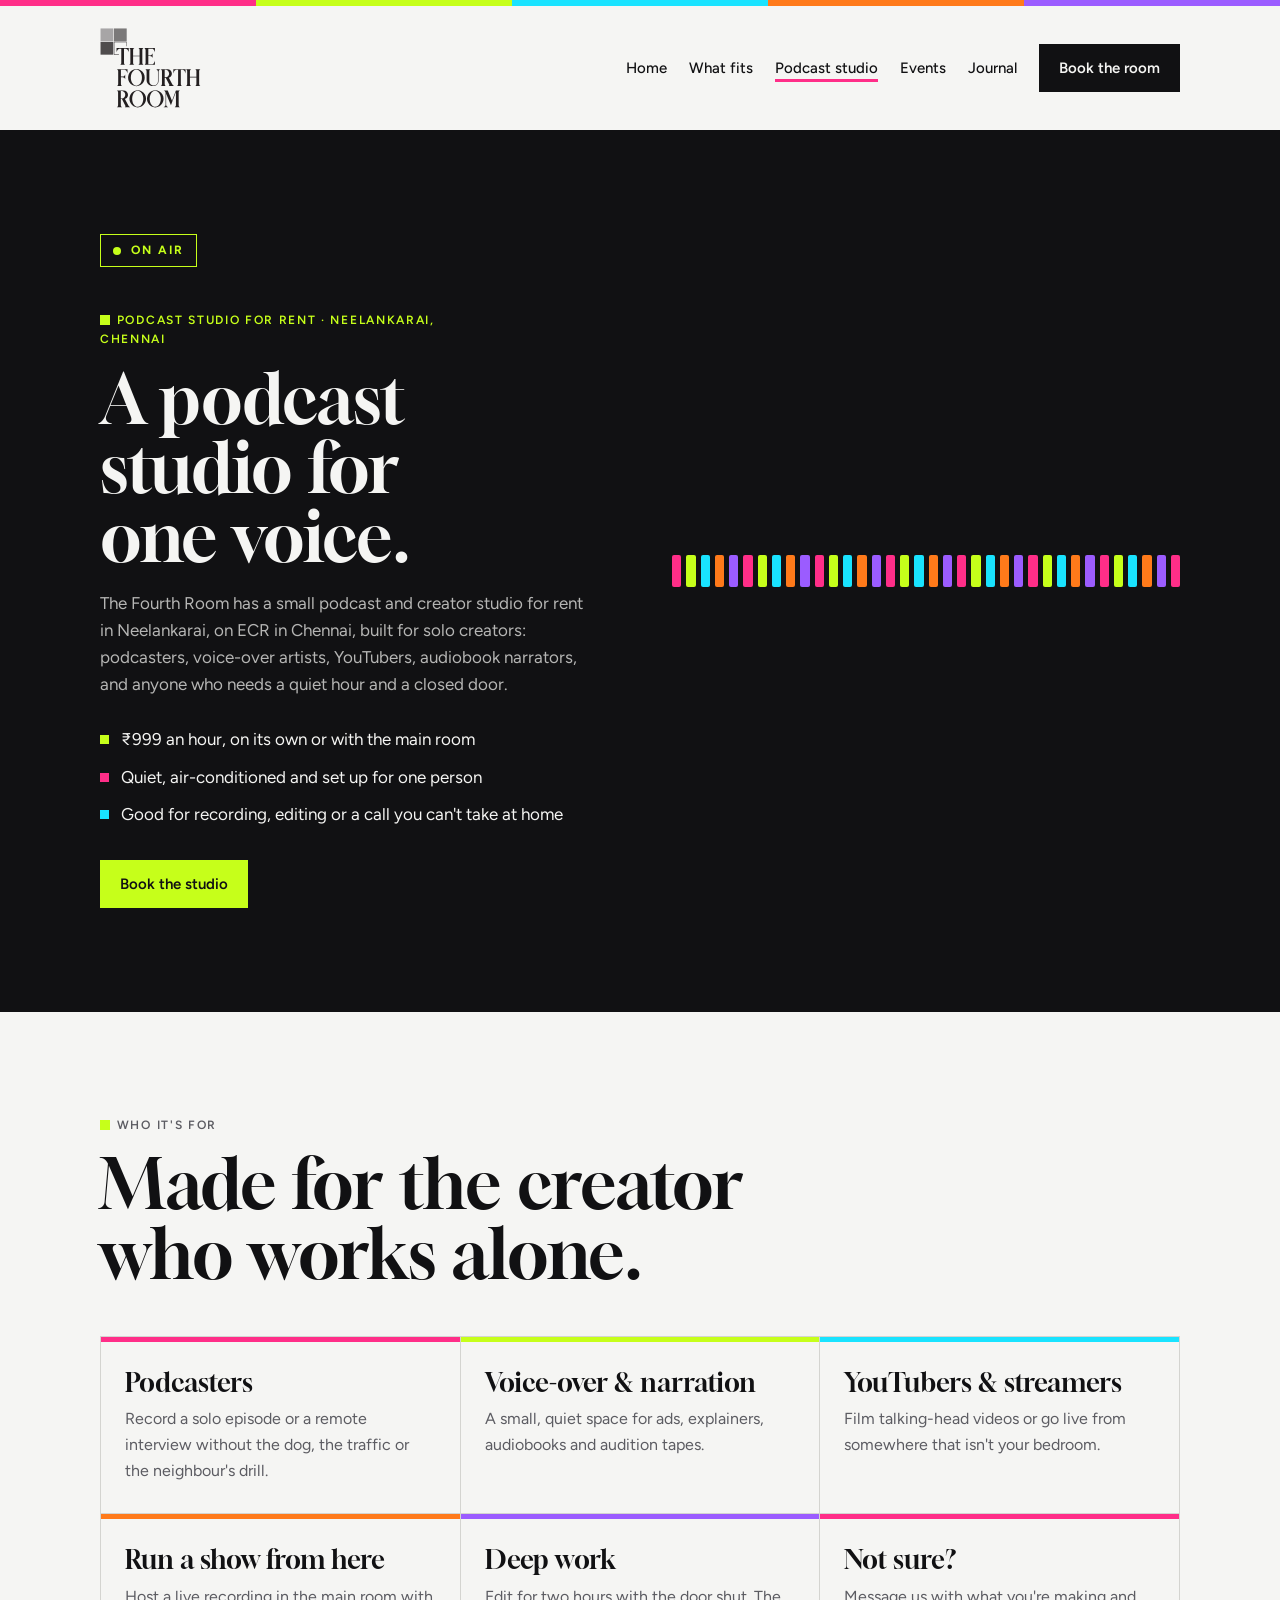
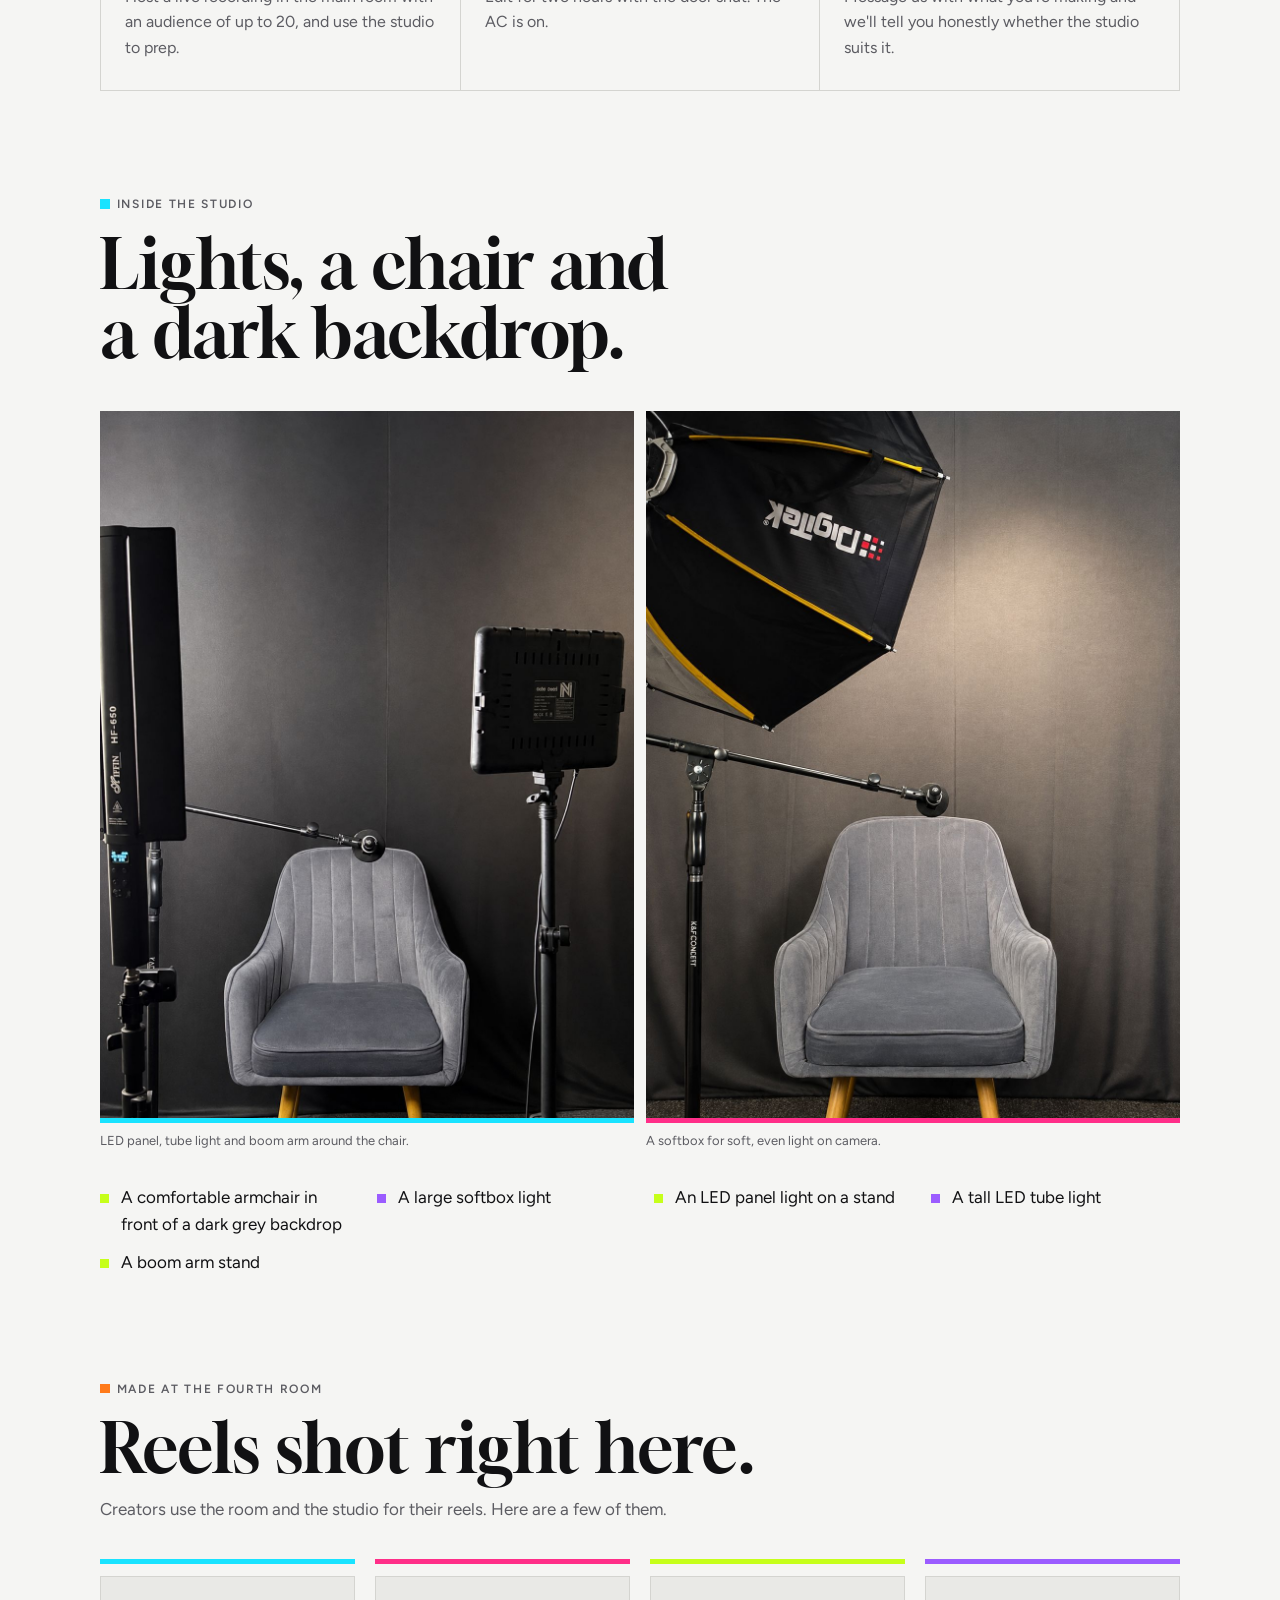
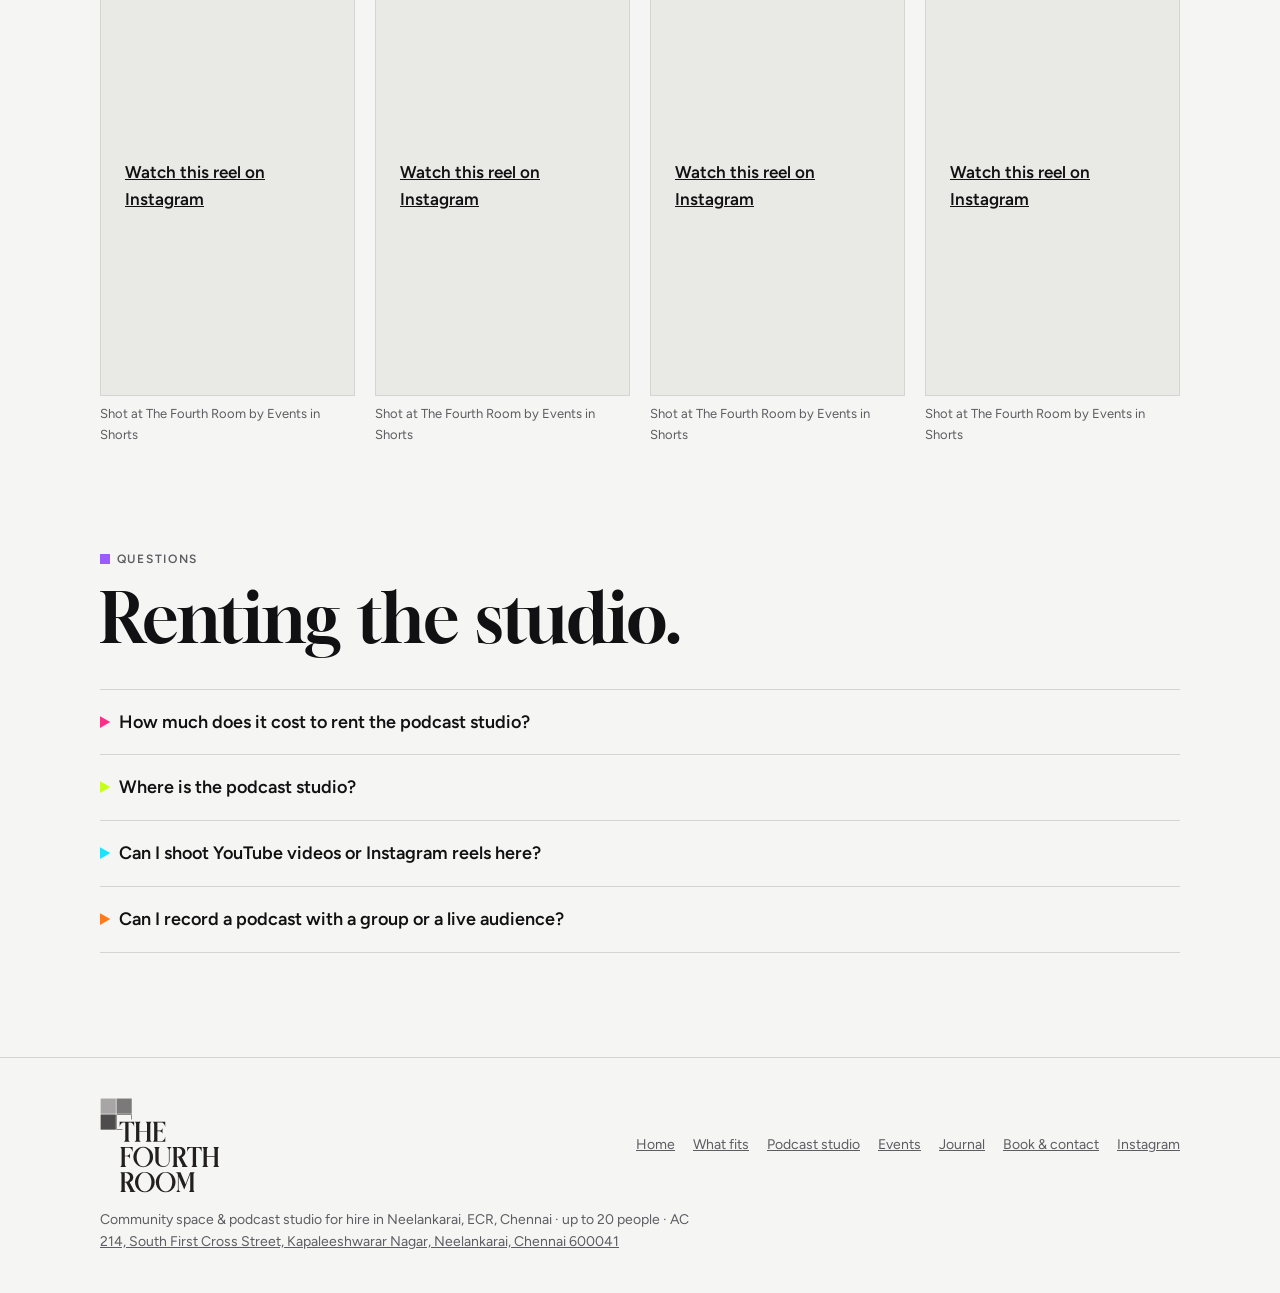
<file: studio.html>
<!doctype html>
<html lang="en">
<head>
<meta charset="utf-8">
<meta name="viewport" content="width=device-width, initial-scale=1, viewport-fit=cover">
<title>Podcast Studio for Rent in Chennai (Neelankarai, ECR) · ₹999 an Hour · The Fourth Room</title>
<meta name="description" content="Rent a quiet, air-conditioned podcast and creator studio in Neelankarai, Chennai by the hour. Lights, backdrop and boom arm for podcasts, YouTube videos, Instagram reels and voice-overs. ₹999 an hour.">
<link rel="canonical" href="https://thefourthroom.co/studio.html">
<meta property="og:site_name" content="The Fourth Room">
<meta property="og:type" content="website">
<meta property="og:title" content="Podcast Studio for Rent in Chennai (Neelankarai, ECR) · ₹999 an Hour · The Fourth Room">
<meta property="og:description" content="Rent a quiet, air-conditioned podcast and creator studio in Neelankarai, Chennai by the hour. Lights, backdrop and boom arm for podcasts, YouTube videos, Instagram reels and voice-overs. ₹999 an hour.">
<meta property="og:url" content="https://thefourthroom.co/studio.html">
<meta property="og:image" content="https://thefourthroom.co/img/og-image.jpg">
<meta name="twitter:card" content="summary_large_image">
<meta name="theme-color" content="#F5F5F3">
<link rel="icon" href="favicon.svg" type="image/svg+xml">
<link rel="apple-touch-icon" href="apple-touch-icon.png">
<link rel="preconnect" href="https://fonts.googleapis.com">
<link rel="preconnect" href="https://fonts.gstatic.com" crossorigin>
<link rel="stylesheet" href="https://fonts.googleapis.com/css2?family=Gloock&family=Figtree:wght@400;500;600;700&display=swap">
<link rel="stylesheet" href="assets/css/site.css?v=reels1">
<script type="application/ld+json">{
 "@context": "https://schema.org",
 "@type": "Service",
 "name": "Podcast studio for rent in Chennai",
 "serviceType": "Podcast and creator studio rental",
 "provider": {
  "@id": "https://thefourthroom.co/#venue"
 },
 "url": "https://thefourthroom.co/studio.html",
 "description": "A small, quiet, air-conditioned podcast and creator studio in Neelankarai, Chennai, for podcasts, YouTube videos, Instagram reels and voice-overs, bookable by the hour.",
 "offers": {
  "@type": "Offer",
  "price": "999",
  "priceCurrency": "INR",
  "description": "Per hour"
 },
 "areaServed": {
  "@type": "City",
  "name": "Chennai"
 }
}</script>
<script type="application/ld+json">{
 "@context": "https://schema.org",
 "@type": "FAQPage",
 "mainEntity": [
  {
   "@type": "Question",
   "name": "How much does it cost to rent the podcast studio?",
   "acceptedAnswer": {
    "@type": "Answer",
    "text": "The studio is ₹999 an hour. You can book it on its own or together with the main room."
   }
  },
  {
   "@type": "Question",
   "name": "Where is the podcast studio?",
   "acceptedAnswer": {
    "@type": "Answer",
    "text": "At The Fourth Room, 214, South First Cross Street, Kapaleeshwarar Nagar, Neelankarai, Chennai 600041. Neelankarai is on ECR, close to Palavakkam, Thiruvanmiyur and Injambakkam, and an easy drive from OMR."
   }
  },
  {
   "@type": "Question",
   "name": "Can I shoot YouTube videos or Instagram reels here?",
   "acceptedAnswer": {
    "@type": "Answer",
    "text": "Yes. The studio has a softbox, an LED panel, a tube light and a dark backdrop behind an armchair, so it works for talking-head videos and reels as well as audio."
   }
  },
  {
   "@type": "Question",
   "name": "Can I record a podcast with a group or a live audience?",
   "acceptedAnswer": {
    "@type": "Answer",
    "text": "The studio is set up for one person. For a panel, a group conversation or a live recording with an audience of up to 20, book the main room as well."
   }
  }
 ]
}</script>
</head>
<body>
<a class="skip" href="#main">Skip to content</a>
<div class="neon-band" aria-hidden="true"></div>
<header class="top">
  <div class="wrap">
    <a class="brand" href="index.html"><img src="img/the-fourth-room-logo.svg" alt="The Fourth Room" width="81" height="64"></a>
    <nav class="main" aria-label="Main"><a href="index.html">Home</a><a href="uses.html">What fits</a><a href="studio.html" aria-current="page">Podcast studio</a><a href="events.html">Events</a><a href="blog/index.html">Journal</a><a class="btn" href="book.html">Book the room</a></nav>
  </div>
</header>
<main id="main">

  <section class="studio">
    <div class="wrap">
      <div>
        <span class="onair">ON AIR</span>
        <p class="label">Podcast studio for rent · Neelankarai, Chennai</p>
        <h1 style="margin-top:14px">A podcast studio for one voice.</h1>
        <p>The Fourth Room has a small podcast and creator studio for rent in Neelankarai, on ECR in Chennai, built for solo creators: podcasters, voice-over artists, YouTubers, audiobook narrators, and anyone who needs a quiet hour and a closed door.</p>
        <ul>
          <li>₹999 an hour, on its own or with the main room</li>
          <li>Quiet, air-conditioned and set up for one person</li>
          <li>Good for recording, editing or a call you can't take at home</li>
        </ul>
        <div class="ctas"><a class="btn" href="book.html">Book the studio</a></div>
      </div>
      <div class="wave" id="wave" aria-hidden="true"></div>
    </div>
  </section>
  <section>
    <div class="wrap">
      <p class="label">Who it's for</p>
      <h2 class="section-h" style="margin-top:14px">Made for the creator who works alone.</h2>
      <div class="inside-grid">
        <div><h3>Podcasters</h3><p>Record a solo episode or a remote interview without the dog, the traffic or the neighbour's drill.</p></div>
        <div><h3>Voice-over &amp; narration</h3><p>A small, quiet space for ads, explainers, audiobooks and audition tapes.</p></div>
        <div><h3>YouTubers &amp; streamers</h3><p>Film talking-head videos or go live from somewhere that isn't your bedroom.</p></div>
        <div><h3>Run a show from here</h3><p>Host a live recording in the main room with an audience of up to 20, and use the studio to prep.</p></div>
        <div><h3>Deep work</h3><p>Edit for two hours with the door shut. The AC is on.</p></div>
        <div><h3>Not sure?</h3><p>Message us with what you're making and we'll tell you honestly whether the studio suits it.</p></div>
      </div>
    </div>
  </section>
  <section style="padding-top:0">
    <div class="wrap">
      <p class="label">Inside the studio</p>
      <h2 class="section-h" style="margin-top:14px">Lights, a chair and a dark backdrop.</h2>
      <div class="photos photos-two">
        <figure><img src="img/studio-lights.jpg" width="1086" height="1448" loading="lazy" alt="The podcast studio at The Fourth Room: a grey armchair against a dark backdrop, with an LED panel light on a stand, a tall tube light and a boom arm."><figcaption>LED panel, tube light and boom arm around the chair.</figcaption></figure>
        <figure><img src="img/studio-chair-softbox.jpg" width="1086" height="1448" loading="lazy" alt="A grey armchair in the podcast studio under a large softbox light on a stand, in front of a dark backdrop."><figcaption>A softbox for soft, even light on camera.</figcaption></figure>
      </div>
      <ul class="kit">
        <li>A comfortable armchair in front of a dark grey backdrop</li>
        <li>A large softbox light</li>
        <li>An LED panel light on a stand</li>
        <li>A tall LED tube light</li>
        <li>A boom arm stand</li>
      </ul>
      <!-- TODO: confirm the full kit with Edward (microphones, audio interface, acoustic panels). -->
    </div>
  </section>

  <section id="made-here" style="padding-top:0">
    <div class="wrap">
      <p class="label">Made at The Fourth Room</p>
      <h2 class="section-h" style="margin-top:14px">Reels shot right here.</h2>
      <p class="reels-intro">Creators use the room and the studio for their reels. Here are a few of them.</p>
      <div class="reels" id="reels"></div>
    </div>
  </section>

  <section id="faq" style="padding-top:0">
    <div class="wrap">
      <p class="label">Questions</p>
      <h2 class="section-h" style="margin-top:14px">Renting the studio.</h2>
      <div class="faq"><details><summary>How much does it cost to rent the podcast studio?</summary><p>The studio is ₹999 an hour. You can book it on its own or together with the main room.</p></details><details><summary>Where is the podcast studio?</summary><p>At The Fourth Room, 214, South First Cross Street, Kapaleeshwarar Nagar, Neelankarai, Chennai 600041. Neelankarai is on ECR, close to Palavakkam, Thiruvanmiyur and Injambakkam, and an easy drive from OMR.</p></details><details><summary>Can I shoot YouTube videos or Instagram reels here?</summary><p>Yes. The studio has a softbox, an LED panel, a tube light and a dark backdrop behind an armchair, so it works for talking-head videos and reels as well as audio.</p></details><details><summary>Can I record a podcast with a group or a live audience?</summary><p>The studio is set up for one person. For a panel, a group conversation or a live recording with an audience of up to 20, book the main room as well.</p></details></div>
    </div>
  </section>

</main>
<footer>
  <div class="wrap">
    <img src="img/the-fourth-room-logo.svg" alt="The Fourth Room logo" width="120" height="95" loading="lazy">
    <nav aria-label="Footer"><a href="index.html">Home</a><a href="uses.html">What fits</a><a href="studio.html" aria-current="page">Podcast studio</a><a href="events.html">Events</a><a href="blog/index.html">Journal</a><a href="book.html">Book &amp; contact</a><a href="https://www.instagram.com/thefourthroom.co/" rel="noopener">Instagram</a></nav>
    <span>Community space &amp; podcast studio for hire in Neelankarai, ECR, Chennai · up to 20 people · AC<br><a href="https://www.google.com/maps/search/?api=1&amp;query=214+South+First+Cross+Street+Kapaleeshwarar+Nagar+Neelankarai+Chennai+600041" rel="noopener">214, South First Cross Street, Kapaleeshwarar Nagar, Neelankarai, Chennai 600041</a></span>
  </div>
</footer>
<script src="assets/js/site.js?v=9e8cf1cd" defer></script>
<script src="assets/data/reels.js?v=1" defer></script>
<script src="assets/js/reels.js?v=1" defer></script>
</body>
</html>
</file>
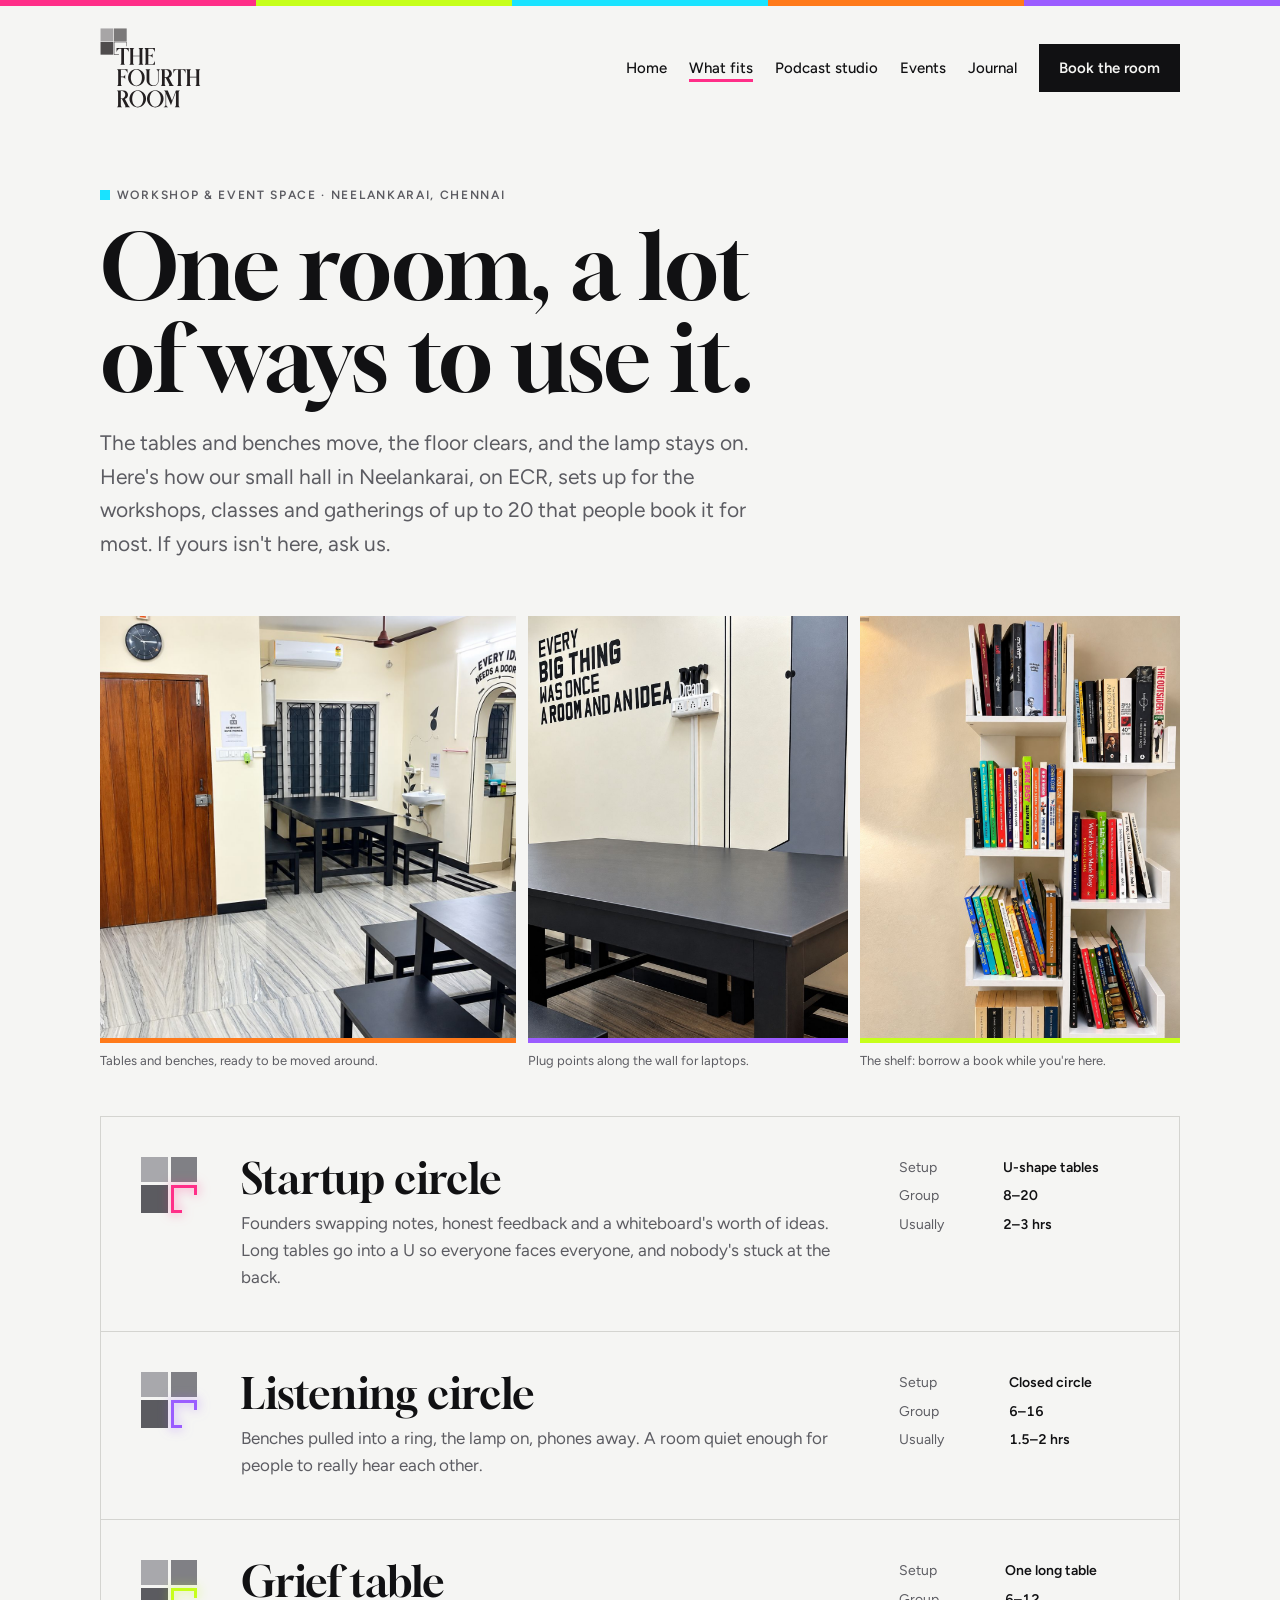
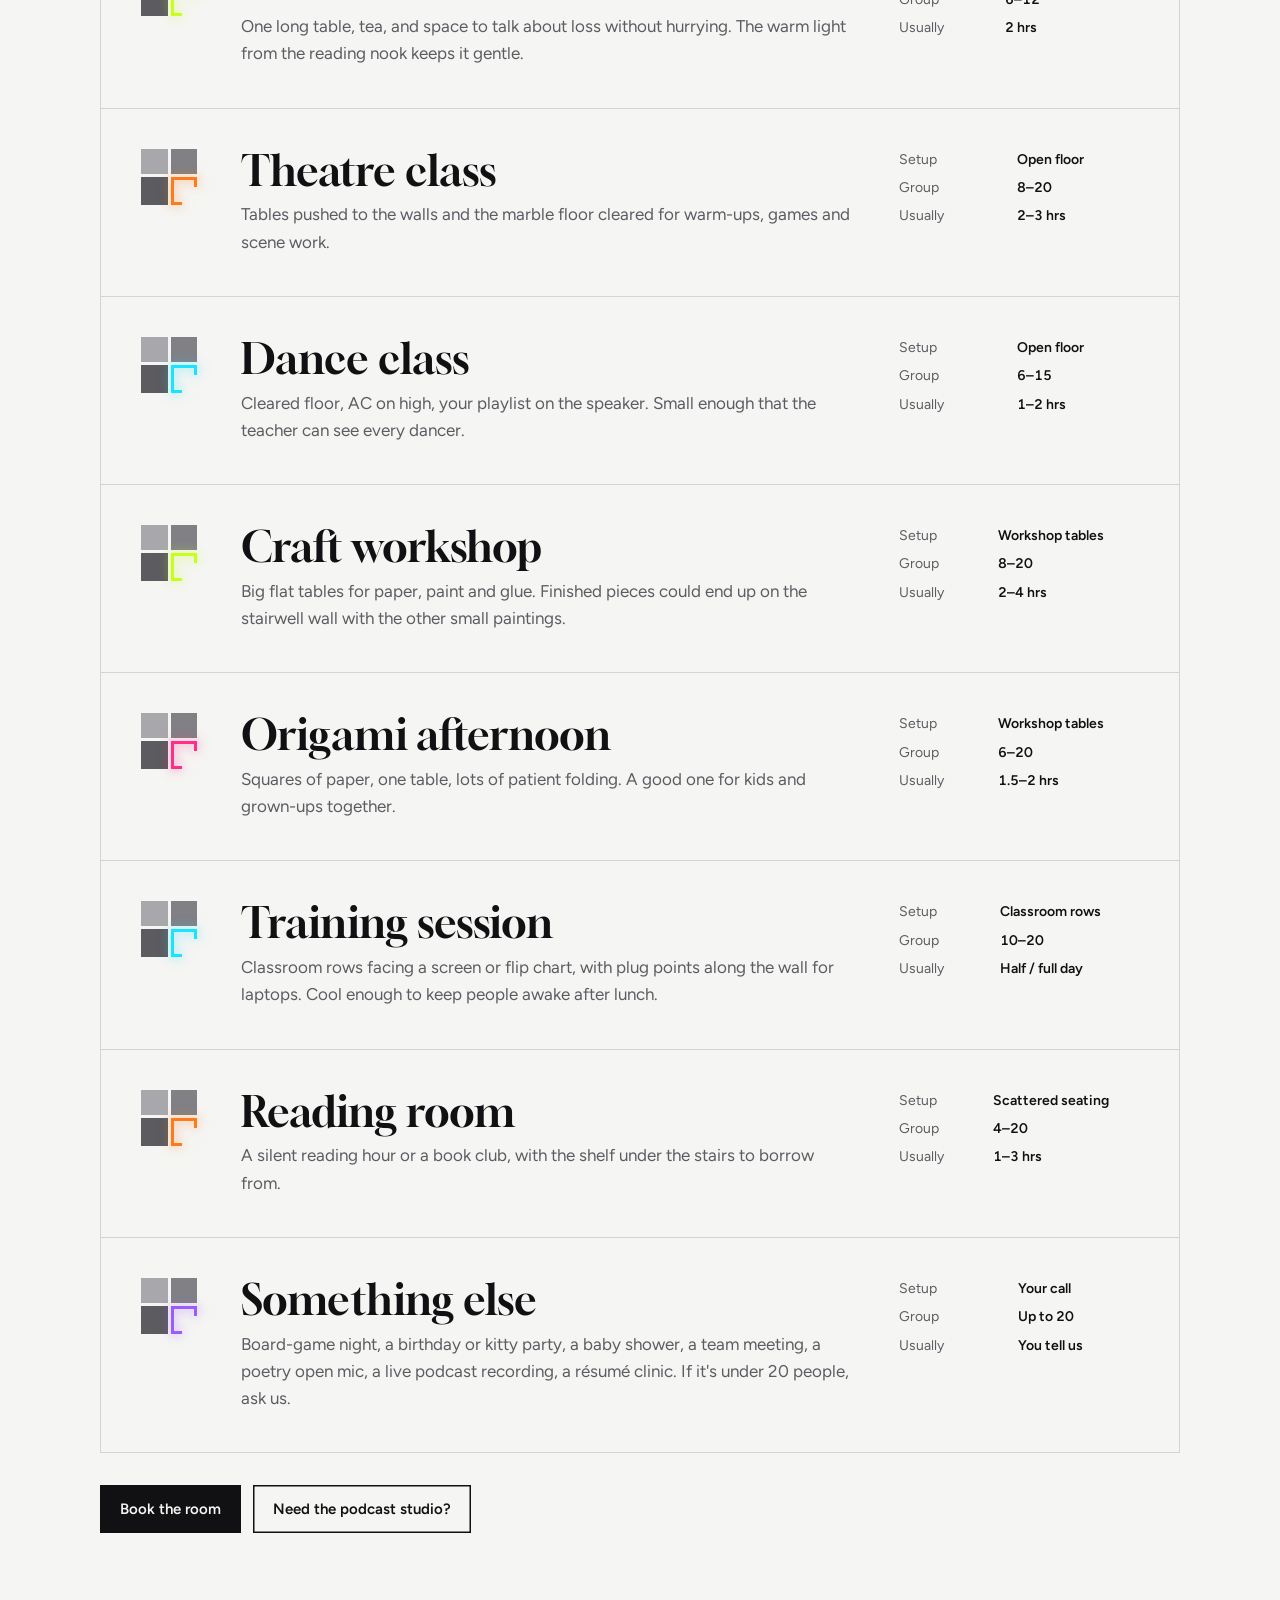
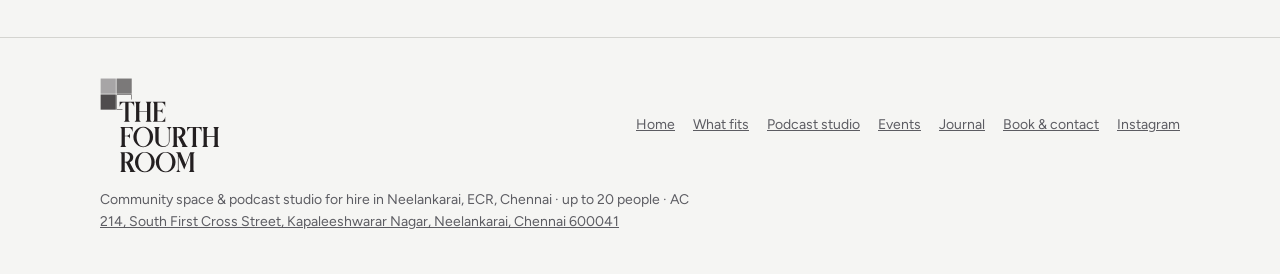
<file: uses.html>
<!doctype html>
<html lang="en">
<head>
<meta charset="utf-8">
<meta name="viewport" content="width=device-width, initial-scale=1, viewport-fit=cover">
<title>Workshop Venue &amp; Small Event Space for Up to 20 in Chennai (ECR) · The Fourth Room</title>
<meta name="description" content="Hire a small hall in Neelankarai, Chennai for workshops, classes, training sessions, meet-ups, book clubs, baby showers and small parties of up to 20 people. AC, movable tables, ₹2,499 for 3 hours.">
<link rel="canonical" href="https://thefourthroom.co/uses.html">
<meta property="og:site_name" content="The Fourth Room">
<meta property="og:type" content="website">
<meta property="og:title" content="Workshop Venue &amp; Small Event Space for Up to 20 in Chennai (ECR) · The Fourth Room">
<meta property="og:description" content="Hire a small hall in Neelankarai, Chennai for workshops, classes, training sessions, meet-ups, book clubs, baby showers and small parties of up to 20 people. AC, movable tables, ₹2,499 for 3 hours.">
<meta property="og:url" content="https://thefourthroom.co/uses.html">
<meta property="og:image" content="https://thefourthroom.co/img/og-image.jpg">
<meta name="twitter:card" content="summary_large_image">
<meta name="theme-color" content="#F5F5F3">
<link rel="icon" href="favicon.svg" type="image/svg+xml">
<link rel="apple-touch-icon" href="apple-touch-icon.png">
<link rel="preconnect" href="https://fonts.googleapis.com">
<link rel="preconnect" href="https://fonts.gstatic.com" crossorigin>
<link rel="stylesheet" href="https://fonts.googleapis.com/css2?family=Gloock&family=Figtree:wght@400;500;600;700&display=swap">
<link rel="stylesheet" href="assets/css/site.css?v=342b4759">
<script type="application/ld+json">{
 "@context": "https://schema.org",
 "@type": "ItemList",
 "name": "Ways to use The Fourth Room",
 "itemListElement": [
  {
   "@type": "ListItem",
   "position": 1,
   "name": "Startup circle",
   "url": "https://thefourthroom.co/uses.html#startup-circle"
  },
  {
   "@type": "ListItem",
   "position": 2,
   "name": "Listening circle",
   "url": "https://thefourthroom.co/uses.html#listening-circle"
  },
  {
   "@type": "ListItem",
   "position": 3,
   "name": "Grief table",
   "url": "https://thefourthroom.co/uses.html#grief-table"
  },
  {
   "@type": "ListItem",
   "position": 4,
   "name": "Theatre class",
   "url": "https://thefourthroom.co/uses.html#theatre-class"
  },
  {
   "@type": "ListItem",
   "position": 5,
   "name": "Dance class",
   "url": "https://thefourthroom.co/uses.html#dance-class"
  },
  {
   "@type": "ListItem",
   "position": 6,
   "name": "Craft workshop",
   "url": "https://thefourthroom.co/uses.html#craft-workshop"
  },
  {
   "@type": "ListItem",
   "position": 7,
   "name": "Origami afternoon",
   "url": "https://thefourthroom.co/uses.html#origami"
  },
  {
   "@type": "ListItem",
   "position": 8,
   "name": "Training session",
   "url": "https://thefourthroom.co/uses.html#training-session"
  },
  {
   "@type": "ListItem",
   "position": 9,
   "name": "Reading room",
   "url": "https://thefourthroom.co/uses.html#reading-room"
  },
  {
   "@type": "ListItem",
   "position": 10,
   "name": "Something else",
   "url": "https://thefourthroom.co/uses.html#something-else"
  }
 ]
}</script>
</head>
<body>
<a class="skip" href="#main">Skip to content</a>
<div class="neon-band" aria-hidden="true"></div>
<header class="top">
  <div class="wrap">
    <a class="brand" href="index.html"><img src="img/the-fourth-room-logo.svg" alt="The Fourth Room" width="81" height="64"></a>
    <nav class="main" aria-label="Main"><a href="index.html">Home</a><a href="uses.html" aria-current="page">What fits</a><a href="studio.html">Podcast studio</a><a href="events.html">Events</a><a href="blog/index.html">Journal</a><a class="btn" href="book.html">Book the room</a></nav>
  </div>
</header>
<main id="main">

  <div class="page-head"><div class="wrap">
    <p class="label">Workshop &amp; event space · Neelankarai, Chennai</p>
    <h1>One room, a lot of ways to use it.</h1>
    <p class="lede">The tables and benches move, the floor clears, and the lamp stays on. Here's how our small hall in Neelankarai, on ECR, sets up for the workshops, classes and gatherings of up to 20 that people book it for most. If yours isn't here, ask us.</p>
  </div></div>
  <section style="padding-top:0"><div class="wrap">
    <div class="photos" style="margin-top:0;margin-bottom:44px">
      <figure><img src="img/tables-and-arch.jpg" width="1086" height="1448" loading="lazy" alt="Rows of black tables and benches under ceiling fans and an air conditioner, with an arched doorway painted 'Every idea needs a door', a wall clock and a wash basin."><figcaption>Tables and benches, ready to be moved around.</figcaption></figure>
      <figure><img src="img/idea-wall.jpg" width="1086" height="1448" loading="lazy" alt="A black table in front of a cream wall painted with the words 'Every big thing was once a room and an idea', with plug points on the wall."><figcaption>Plug points along the wall for laptops.</figcaption></figure>
      <figure><img src="img/bookshelf.jpg" width="1086" height="1448" loading="lazy" alt="A tall white bookshelf packed with novels, non-fiction and children's books."><figcaption>The shelf: borrow a book while you're here.</figcaption></figure>
    </div>
    <div class="uses-list">
      <article class="use" id="startup-circle" style="--c:var(--neon-pink)">
        <span class="mark lit" aria-hidden="true"><i></i><i></i><i></i><i></i></span>
        <div><h2>Startup circle</h2><p>Founders swapping notes, honest feedback and a whiteboard's worth of ideas. Long tables go into a U so everyone faces everyone, and nobody's stuck at the back.</p></div>
        <dl class="spec"><dt>Setup</dt><dd>U-shape tables</dd><dt>Group</dt><dd>8–20</dd><dt>Usually</dt><dd>2–3 hrs</dd></dl>
      </article>
      <article class="use" id="listening-circle" style="--c:var(--neon-violet)">
        <span class="mark lit" aria-hidden="true"><i></i><i></i><i></i><i></i></span>
        <div><h2>Listening circle</h2><p>Benches pulled into a ring, the lamp on, phones away. A room quiet enough for people to really hear each other.</p></div>
        <dl class="spec"><dt>Setup</dt><dd>Closed circle</dd><dt>Group</dt><dd>6–16</dd><dt>Usually</dt><dd>1.5–2 hrs</dd></dl>
      </article>
      <article class="use" id="grief-table" style="--c:var(--neon-lime)">
        <span class="mark lit" aria-hidden="true"><i></i><i></i><i></i><i></i></span>
        <div><h2>Grief table</h2><p>One long table, tea, and space to talk about loss without hurrying. The warm light from the reading nook keeps it gentle.</p></div>
        <dl class="spec"><dt>Setup</dt><dd>One long table</dd><dt>Group</dt><dd>6–12</dd><dt>Usually</dt><dd>2 hrs</dd></dl>
      </article>
      <article class="use" id="theatre-class" style="--c:var(--neon-orange)">
        <span class="mark lit" aria-hidden="true"><i></i><i></i><i></i><i></i></span>
        <div><h2>Theatre class</h2><p>Tables pushed to the walls and the marble floor cleared for warm-ups, games and scene work.</p></div>
        <dl class="spec"><dt>Setup</dt><dd>Open floor</dd><dt>Group</dt><dd>8–20</dd><dt>Usually</dt><dd>2–3 hrs</dd></dl>
      </article>
      <article class="use" id="dance-class" style="--c:var(--neon-cyan)">
        <span class="mark lit" aria-hidden="true"><i></i><i></i><i></i><i></i></span>
        <div><h2>Dance class</h2><p>Cleared floor, AC on high, your playlist on the speaker. Small enough that the teacher can see every dancer.</p></div>
        <dl class="spec"><dt>Setup</dt><dd>Open floor</dd><dt>Group</dt><dd>6–15</dd><dt>Usually</dt><dd>1–2 hrs</dd></dl>
      </article>
      <article class="use" id="craft-workshop" style="--c:var(--neon-lime)">
        <span class="mark lit" aria-hidden="true"><i></i><i></i><i></i><i></i></span>
        <div><h2>Craft workshop</h2><p>Big flat tables for paper, paint and glue. Finished pieces could end up on the stairwell wall with the other small paintings.</p></div>
        <dl class="spec"><dt>Setup</dt><dd>Workshop tables</dd><dt>Group</dt><dd>8–20</dd><dt>Usually</dt><dd>2–4 hrs</dd></dl>
      </article>
      <article class="use" id="origami" style="--c:var(--neon-pink)">
        <span class="mark lit" aria-hidden="true"><i></i><i></i><i></i><i></i></span>
        <div><h2>Origami afternoon</h2><p>Squares of paper, one table, lots of patient folding. A good one for kids and grown-ups together.</p></div>
        <dl class="spec"><dt>Setup</dt><dd>Workshop tables</dd><dt>Group</dt><dd>6–20</dd><dt>Usually</dt><dd>1.5–2 hrs</dd></dl>
      </article>
      <article class="use" id="training-session" style="--c:var(--neon-cyan)">
        <span class="mark lit" aria-hidden="true"><i></i><i></i><i></i><i></i></span>
        <div><h2>Training session</h2><p>Classroom rows facing a screen or flip chart, with plug points along the wall for laptops. Cool enough to keep people awake after lunch.</p></div>
        <dl class="spec"><dt>Setup</dt><dd>Classroom rows</dd><dt>Group</dt><dd>10–20</dd><dt>Usually</dt><dd>Half / full day</dd></dl>
      </article>
      <article class="use" id="reading-room" style="--c:var(--neon-orange)">
        <span class="mark lit" aria-hidden="true"><i></i><i></i><i></i><i></i></span>
        <div><h2>Reading room</h2><p>A silent reading hour or a book club, with the shelf under the stairs to borrow from.</p></div>
        <dl class="spec"><dt>Setup</dt><dd>Scattered seating</dd><dt>Group</dt><dd>4–20</dd><dt>Usually</dt><dd>1–3 hrs</dd></dl>
      </article>
      <article class="use" id="something-else" style="--c:var(--neon-violet)">
        <span class="mark lit" aria-hidden="true"><i></i><i></i><i></i><i></i></span>
        <div><h2>Something else</h2><p>Board-game night, a birthday or kitty party, a baby shower, a team meeting, a poetry open mic, a live podcast recording, a résumé clinic. If it's under 20 people, ask us.</p></div>
        <dl class="spec"><dt>Setup</dt><dd>Your call</dd><dt>Group</dt><dd>Up to 20</dd><dt>Usually</dt><dd>You tell us</dd></dl>
      </article>
    </div>
    <div class="ctas"><a class="btn" href="book.html">Book the room</a><a class="btn ghost" href="studio.html">Need the podcast studio?</a></div>
  </div></section>

</main>
<footer>
  <div class="wrap">
    <img src="img/the-fourth-room-logo.svg" alt="The Fourth Room logo" width="120" height="95" loading="lazy">
    <nav aria-label="Footer"><a href="index.html">Home</a><a href="uses.html" aria-current="page">What fits</a><a href="studio.html">Podcast studio</a><a href="events.html">Events</a><a href="blog/index.html">Journal</a><a href="book.html">Book &amp; contact</a><a href="https://www.instagram.com/thefourthroom.co/" rel="noopener">Instagram</a></nav>
    <span>Community space &amp; podcast studio for hire in Neelankarai, ECR, Chennai · up to 20 people · AC<br><a href="https://www.google.com/maps/search/?api=1&amp;query=214+South+First+Cross+Street+Kapaleeshwarar+Nagar+Neelankarai+Chennai+600041" rel="noopener">214, South First Cross Street, Kapaleeshwarar Nagar, Neelankarai, Chennai 600041</a></span>
  </div>
</footer>
<script src="assets/js/site.js?v=9e8cf1cd" defer></script>
</body>
</html>
</file>
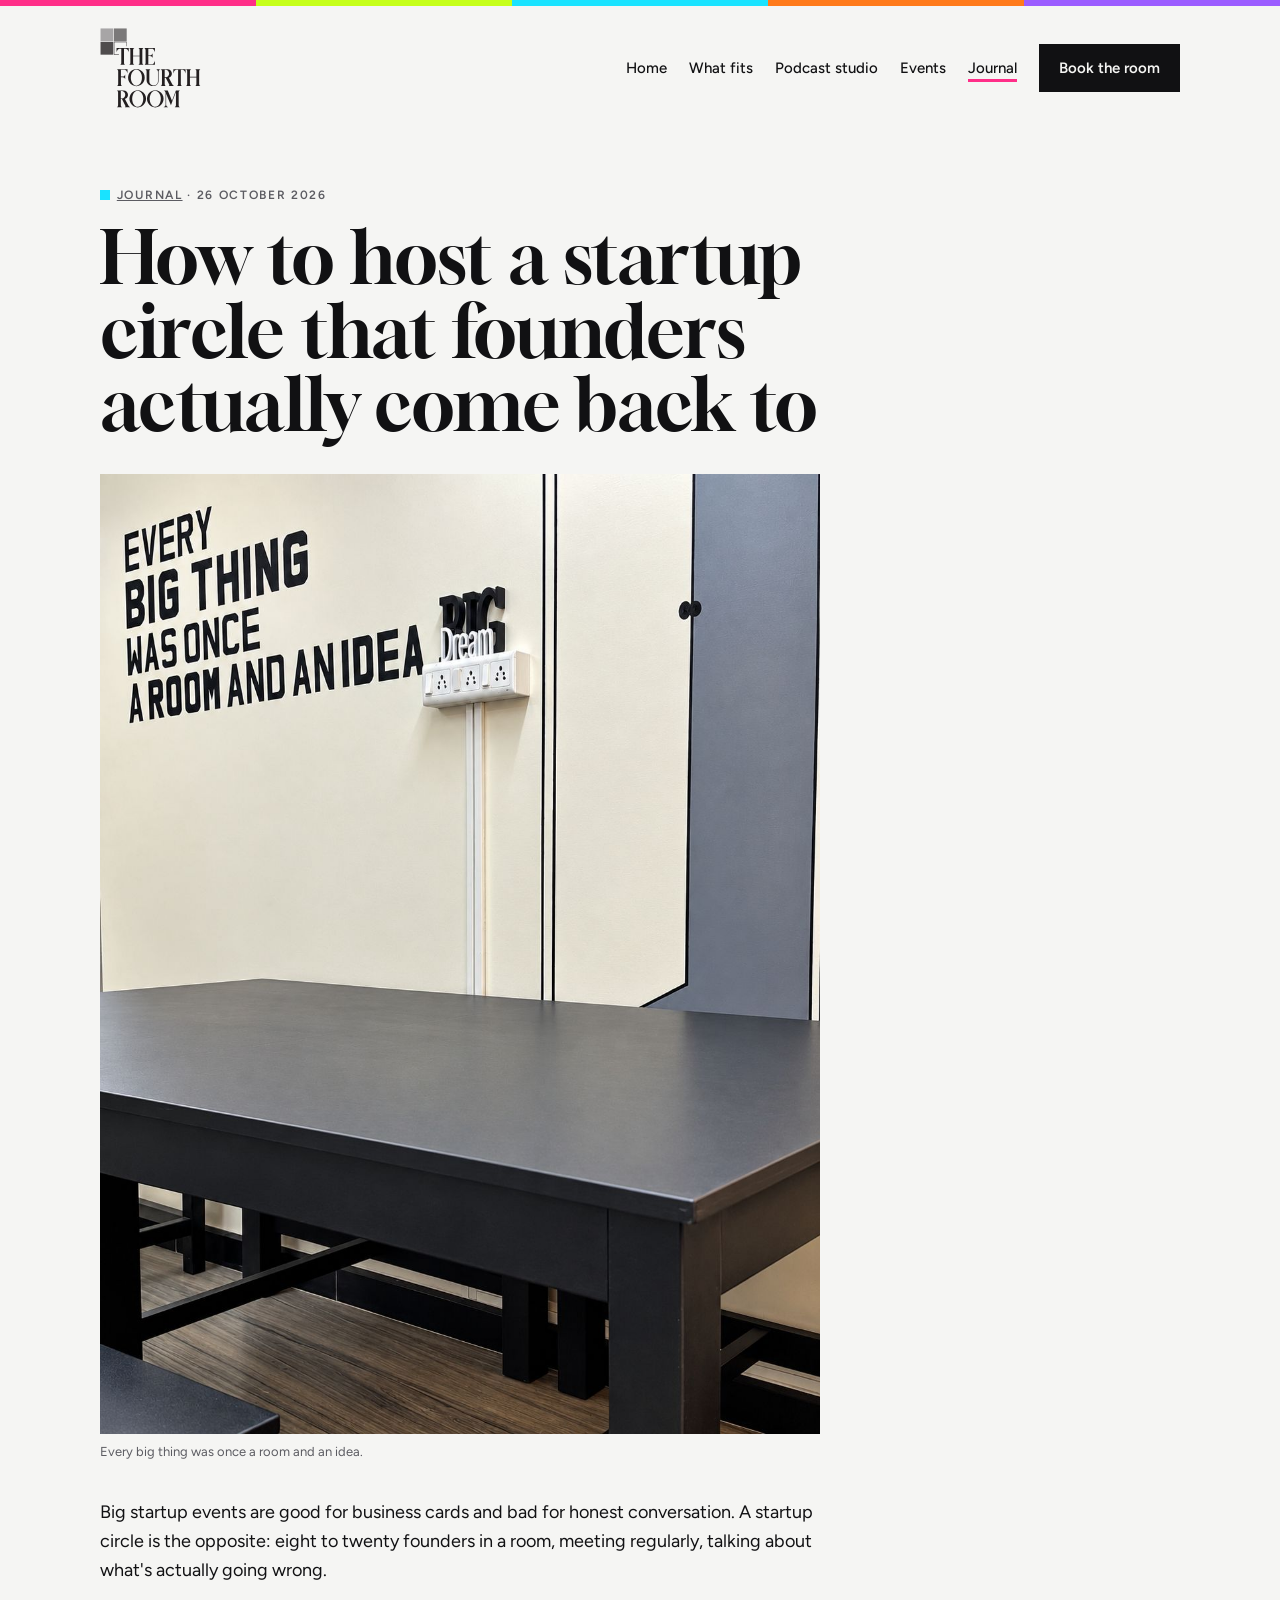
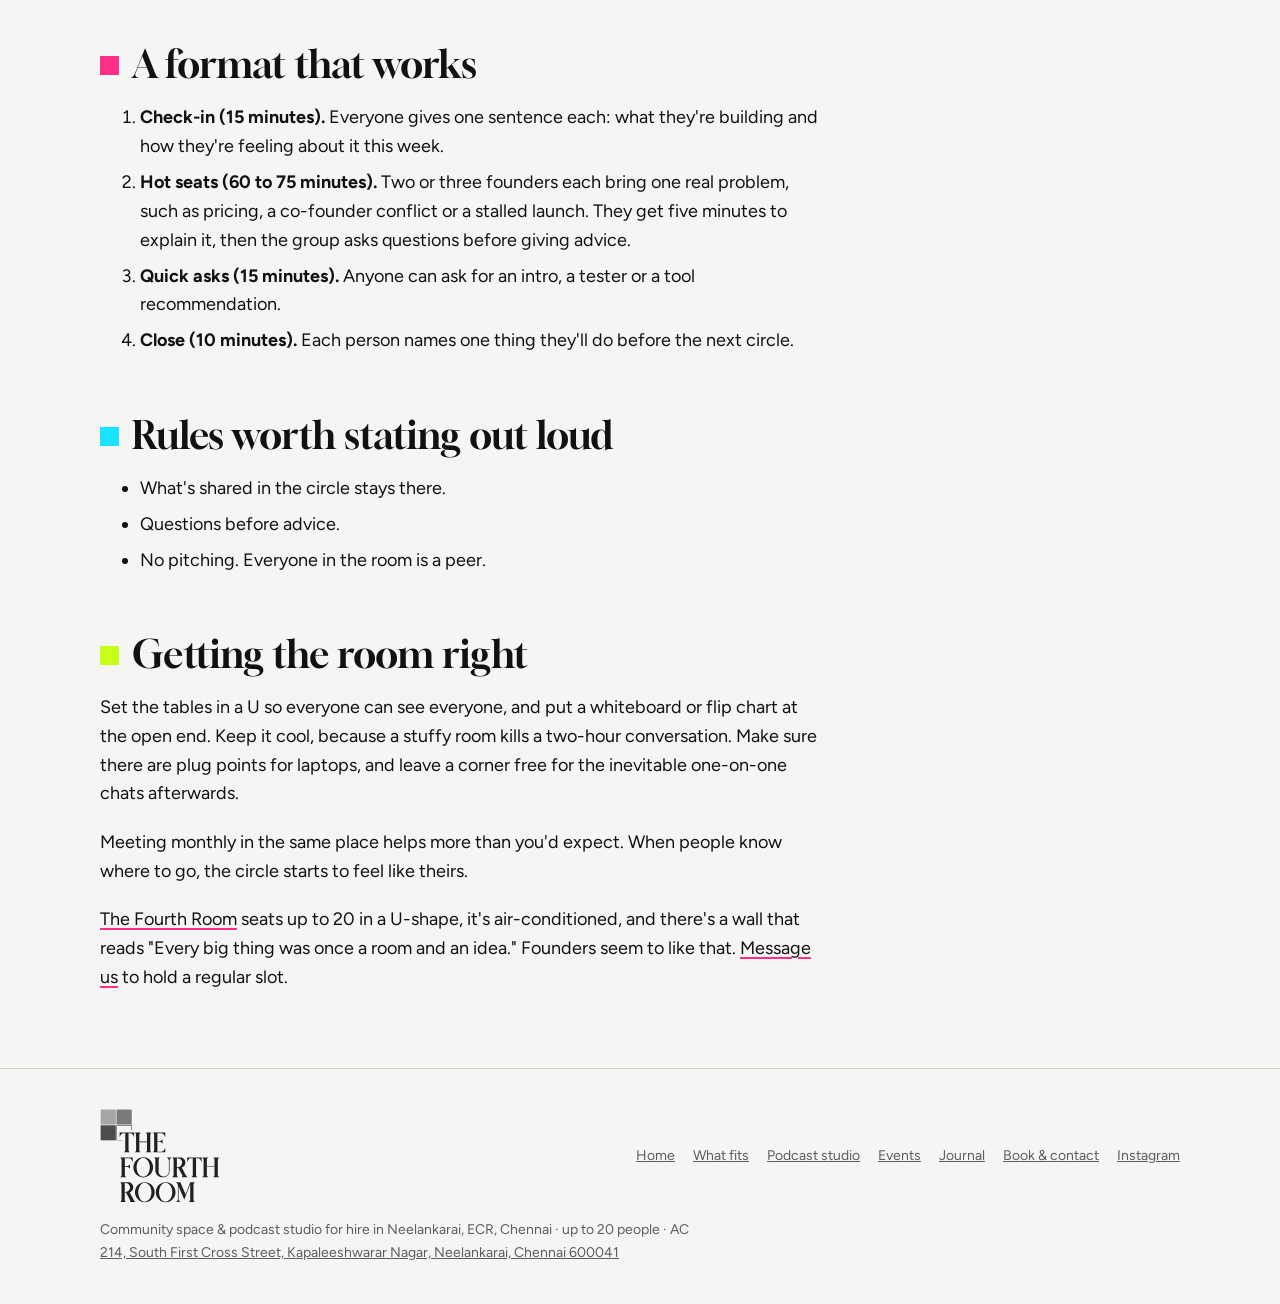
<file: blog/how-to-host-a-startup-circle.html>
<!doctype html>
<html lang="en">
<head>
<meta charset="utf-8">
<meta name="viewport" content="width=device-width, initial-scale=1, viewport-fit=cover">
<title>How to host a startup circle that founders actually come back to · The Fourth Room</title>
<meta name="description" content="A startup circle is a small, regular meet-up where founders share problems and give honest feedback. Here&#x27;s a simple format, the right group size, and how to set up the room.">
<link rel="canonical" href="https://thefourthroom.co/blog/how-to-host-a-startup-circle.html">
<meta property="og:site_name" content="The Fourth Room">
<meta property="og:type" content="article">
<meta property="og:title" content="How to host a startup circle that founders actually come back to · The Fourth Room">
<meta property="og:description" content="A startup circle is a small, regular meet-up where founders share problems and give honest feedback. Here&#x27;s a simple format, the right group size, and how to set up the room.">
<meta property="og:url" content="https://thefourthroom.co/blog/how-to-host-a-startup-circle.html">
<meta property="og:image" content="https://thefourthroom.co/img/idea-wall.jpg">
<meta name="twitter:card" content="summary_large_image">
<meta name="theme-color" content="#F5F5F3">
<link rel="icon" href="../favicon.svg" type="image/svg+xml">
<link rel="apple-touch-icon" href="../apple-touch-icon.png">
<link rel="preconnect" href="https://fonts.googleapis.com">
<link rel="preconnect" href="https://fonts.gstatic.com" crossorigin>
<link rel="stylesheet" href="https://fonts.googleapis.com/css2?family=Gloock&family=Figtree:wght@400;500;600;700&display=swap">
<link rel="stylesheet" href="../assets/css/site.css?v=342b4759">
<script type="application/ld+json">{
 "@context": "https://schema.org",
 "@type": "BlogPosting",
 "headline": "How to host a startup circle that founders actually come back to",
 "description": "A startup circle is a small, regular meet-up where founders share problems and give honest feedback. Here's a simple format, the right group size, and how to set up the room.",
 "image": "https://thefourthroom.co/img/idea-wall.jpg",
 "datePublished": "2026-10-26",
 "dateModified": "2026-10-26",
 "author": {
  "@type": "Organization",
  "name": "The Fourth Room",
  "url": "https://thefourthroom.co/"
 },
 "publisher": {
  "@id": "https://thefourthroom.co/#venue"
 },
 "mainEntityOfPage": "https://thefourthroom.co/blog/how-to-host-a-startup-circle.html"
}</script>
</head>
<body>
<a class="skip" href="#main">Skip to content</a>
<div class="neon-band" aria-hidden="true"></div>
<header class="top">
  <div class="wrap">
    <a class="brand" href="../index.html"><img src="../img/the-fourth-room-logo.svg" alt="The Fourth Room" width="81" height="64"></a>
    <nav class="main" aria-label="Main"><a href="../index.html">Home</a><a href="../uses.html">What fits</a><a href="../studio.html">Podcast studio</a><a href="../events.html">Events</a><a href="../blog/index.html" aria-current="page">Journal</a><a class="btn" href="../book.html">Book the room</a></nav>
  </div>
</header>
<main id="main">

  <div class="page-head"><div class="wrap">
    <article class="post">
      <p class="label"><a href="index.html">Journal</a> · <time datetime="2026-10-26">26 October 2026</time></p>
      <h1>How to host a startup circle that founders actually come back to</h1>
      <figure class="hero-img"><img src="../img/idea-wall.jpg" width="1086" height="1448" alt="A black table in The Fourth Room, in front of a wall reading &#x27;Every big thing was once a room and an idea&#x27;."><figcaption>Every big thing was once a room and an idea.</figcaption></figure>
      <div class="prose">
<p>Big startup events are good for business cards and bad for honest conversation. A startup circle is the opposite: eight to twenty founders in a room, meeting regularly, talking about what's actually going wrong.</p>
<h2>A format that works</h2>
<ol>
<li><b>Check-in (15 minutes).</b> Everyone gives one sentence each: what they're building and how they're feeling about it this week.</li>
<li><b>Hot seats (60 to 75 minutes).</b> Two or three founders each bring one real problem, such as pricing, a co-founder conflict or a stalled launch. They get five minutes to explain it, then the group asks questions before giving advice.</li>
<li><b>Quick asks (15 minutes).</b> Anyone can ask for an intro, a tester or a tool recommendation.</li>
<li><b>Close (10 minutes).</b> Each person names one thing they'll do before the next circle.</li>
</ol>
<h2>Rules worth stating out loud</h2>
<ul>
<li>What's shared in the circle stays there.</li>
<li>Questions before advice.</li>
<li>No pitching. Everyone in the room is a peer.</li>
</ul>
<h2>Getting the room right</h2>
<p>Set the tables in a U so everyone can see everyone, and put a whiteboard or flip chart at the open end. Keep it cool, because a stuffy room kills a two-hour conversation. Make sure there are plug points for laptops, and leave a corner free for the inevitable one-on-one chats afterwards.</p>
<p>Meeting monthly in the same place helps more than you'd expect. When people know where to go, the circle starts to feel like theirs.</p>
<p><a href="../uses.html#startup-circle">The Fourth Room</a> seats up to 20 in a U-shape, it's air-conditioned, and there's a wall that reads "Every big thing was once a room and an idea." Founders seem to like that. <a href="../book.html">Message us</a> to hold a regular slot.</p>
</div>
    </article>
  </div></div>

</main>
<footer>
  <div class="wrap">
    <img src="../img/the-fourth-room-logo.svg" alt="The Fourth Room logo" width="120" height="95" loading="lazy">
    <nav aria-label="Footer"><a href="../index.html">Home</a><a href="../uses.html">What fits</a><a href="../studio.html">Podcast studio</a><a href="../events.html">Events</a><a href="../blog/index.html" aria-current="page">Journal</a><a href="../book.html">Book &amp; contact</a><a href="https://www.instagram.com/thefourthroom.co/" rel="noopener">Instagram</a></nav>
    <span>Community space &amp; podcast studio for hire in Neelankarai, ECR, Chennai · up to 20 people · AC<br><a href="https://www.google.com/maps/search/?api=1&amp;query=214+South+First+Cross+Street+Kapaleeshwarar+Nagar+Neelankarai+Chennai+600041" rel="noopener">214, South First Cross Street, Kapaleeshwarar Nagar, Neelankarai, Chennai 600041</a></span>
  </div>
</footer>
<script src="../assets/js/site.js?v=9e8cf1cd" defer></script>
</body>
</html>
</file>
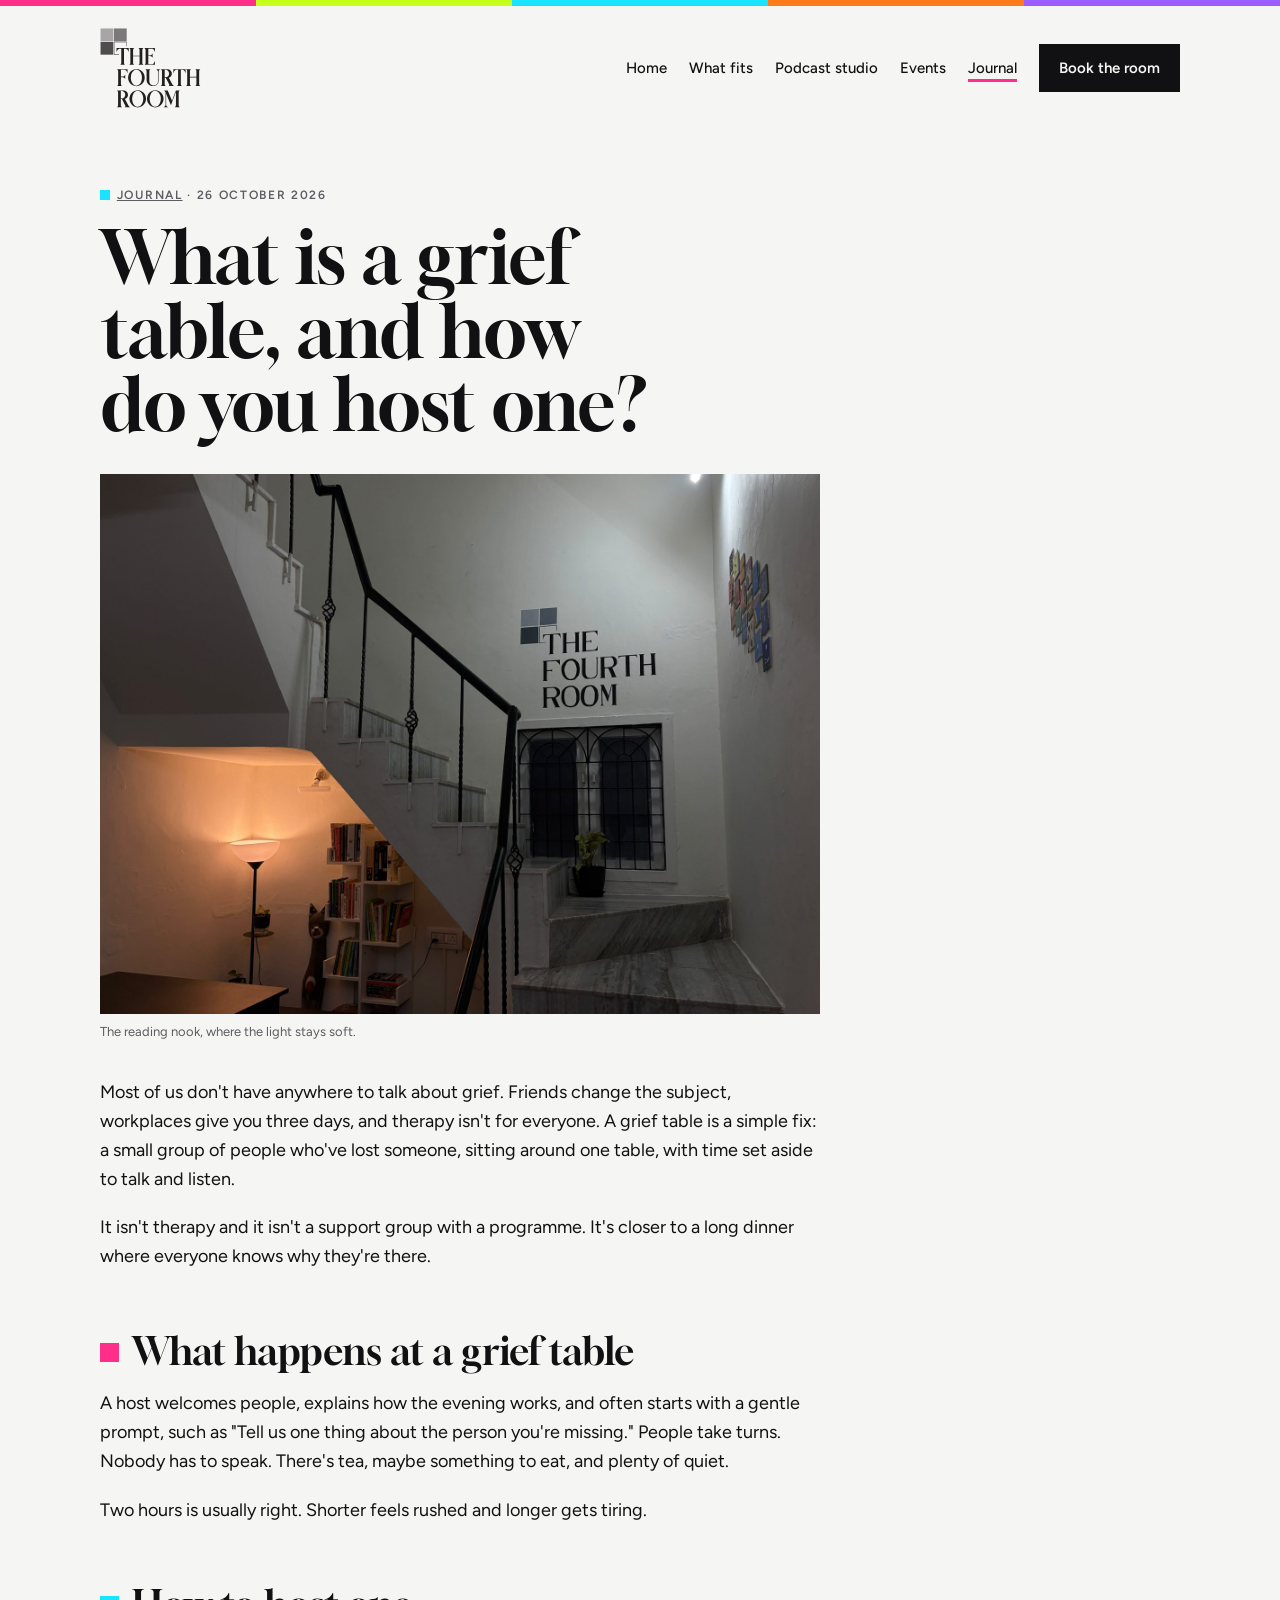
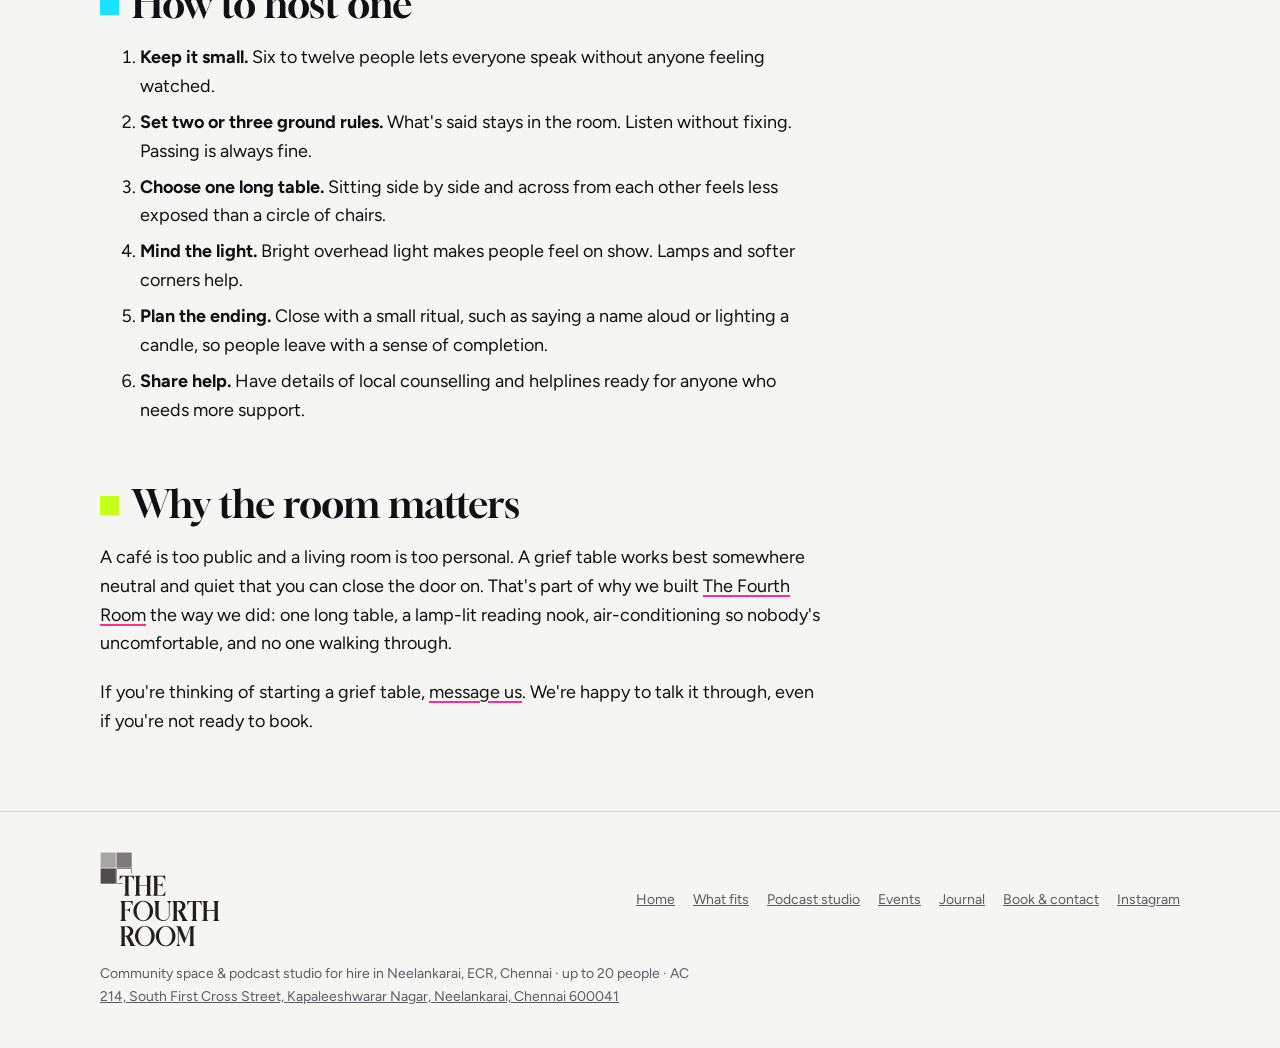
<file: blog/what-is-a-grief-table.html>
<!doctype html>
<html lang="en">
<head>
<meta charset="utf-8">
<meta name="viewport" content="width=device-width, initial-scale=1, viewport-fit=cover">
<title>What is a grief table, and how do you host one? · The Fourth Room</title>
<meta name="description" content="A grief table is a small, unhurried gathering where people talk about loss over tea. Here&#x27;s how to host one, what to prepare, and what makes a room feel safe for it.">
<link rel="canonical" href="https://thefourthroom.co/blog/what-is-a-grief-table.html">
<meta property="og:site_name" content="The Fourth Room">
<meta property="og:type" content="article">
<meta property="og:title" content="What is a grief table, and how do you host one? · The Fourth Room">
<meta property="og:description" content="A grief table is a small, unhurried gathering where people talk about loss over tea. Here&#x27;s how to host one, what to prepare, and what makes a room feel safe for it.">
<meta property="og:url" content="https://thefourthroom.co/blog/what-is-a-grief-table.html">
<meta property="og:image" content="https://thefourthroom.co/img/reading-nook.jpg">
<meta name="twitter:card" content="summary_large_image">
<meta name="theme-color" content="#F5F5F3">
<link rel="icon" href="../favicon.svg" type="image/svg+xml">
<link rel="apple-touch-icon" href="../apple-touch-icon.png">
<link rel="preconnect" href="https://fonts.googleapis.com">
<link rel="preconnect" href="https://fonts.gstatic.com" crossorigin>
<link rel="stylesheet" href="https://fonts.googleapis.com/css2?family=Gloock&family=Figtree:wght@400;500;600;700&display=swap">
<link rel="stylesheet" href="../assets/css/site.css?v=342b4759">
<script type="application/ld+json">{
 "@context": "https://schema.org",
 "@type": "BlogPosting",
 "headline": "What is a grief table, and how do you host one?",
 "description": "A grief table is a small, unhurried gathering where people talk about loss over tea. Here's how to host one, what to prepare, and what makes a room feel safe for it.",
 "image": "https://thefourthroom.co/img/reading-nook.jpg",
 "datePublished": "2026-10-26",
 "dateModified": "2026-10-26",
 "author": {
  "@type": "Organization",
  "name": "The Fourth Room",
  "url": "https://thefourthroom.co/"
 },
 "publisher": {
  "@id": "https://thefourthroom.co/#venue"
 },
 "mainEntityOfPage": "https://thefourthroom.co/blog/what-is-a-grief-table.html"
}</script>
</head>
<body>
<a class="skip" href="#main">Skip to content</a>
<div class="neon-band" aria-hidden="true"></div>
<header class="top">
  <div class="wrap">
    <a class="brand" href="../index.html"><img src="../img/the-fourth-room-logo.svg" alt="The Fourth Room" width="81" height="64"></a>
    <nav class="main" aria-label="Main"><a href="../index.html">Home</a><a href="../uses.html">What fits</a><a href="../studio.html">Podcast studio</a><a href="../events.html">Events</a><a href="../blog/index.html" aria-current="page">Journal</a><a class="btn" href="../book.html">Book the room</a></nav>
  </div>
</header>
<main id="main">

  <div class="page-head"><div class="wrap">
    <article class="post">
      <p class="label"><a href="index.html">Journal</a> · <time datetime="2026-10-26">26 October 2026</time></p>
      <h1>What is a grief table, and how do you host one?</h1>
      <figure class="hero-img"><img src="../img/reading-nook.jpg" width="1600" height="1200" alt="A warm floor lamp lighting a bookshelf in the reading nook under the stairs at The Fourth Room."><figcaption>The reading nook, where the light stays soft.</figcaption></figure>
      <div class="prose">
<p>Most of us don't have anywhere to talk about grief. Friends change the subject, workplaces give you three days, and therapy isn't for everyone. A grief table is a simple fix: a small group of people who've lost someone, sitting around one table, with time set aside to talk and listen.</p>
<p>It isn't therapy and it isn't a support group with a programme. It's closer to a long dinner where everyone knows why they're there.</p>
<h2>What happens at a grief table</h2>
<p>A host welcomes people, explains how the evening works, and often starts with a gentle prompt, such as "Tell us one thing about the person you're missing." People take turns. Nobody has to speak. There's tea, maybe something to eat, and plenty of quiet.</p>
<p>Two hours is usually right. Shorter feels rushed and longer gets tiring.</p>
<h2>How to host one</h2>
<ol>
<li><b>Keep it small.</b> Six to twelve people lets everyone speak without anyone feeling watched.</li>
<li><b>Set two or three ground rules.</b> What's said stays in the room. Listen without fixing. Passing is always fine.</li>
<li><b>Choose one long table.</b> Sitting side by side and across from each other feels less exposed than a circle of chairs.</li>
<li><b>Mind the light.</b> Bright overhead light makes people feel on show. Lamps and softer corners help.</li>
<li><b>Plan the ending.</b> Close with a small ritual, such as saying a name aloud or lighting a candle, so people leave with a sense of completion.</li>
<li><b>Share help.</b> Have details of local counselling and helplines ready for anyone who needs more support.</li>
</ol>
<h2>Why the room matters</h2>
<p>A café is too public and a living room is too personal. A grief table works best somewhere neutral and quiet that you can close the door on. That's part of why we built <a href="../uses.html#grief-table">The Fourth Room</a> the way we did: one long table, a lamp-lit reading nook, air-conditioning so nobody's uncomfortable, and no one walking through.</p>
<p>If you're thinking of starting a grief table, <a href="../book.html">message us</a>. We're happy to talk it through, even if you're not ready to book.</p>
</div>
    </article>
  </div></div>

</main>
<footer>
  <div class="wrap">
    <img src="../img/the-fourth-room-logo.svg" alt="The Fourth Room logo" width="120" height="95" loading="lazy">
    <nav aria-label="Footer"><a href="../index.html">Home</a><a href="../uses.html">What fits</a><a href="../studio.html">Podcast studio</a><a href="../events.html">Events</a><a href="../blog/index.html" aria-current="page">Journal</a><a href="../book.html">Book &amp; contact</a><a href="https://www.instagram.com/thefourthroom.co/" rel="noopener">Instagram</a></nav>
    <span>Community space &amp; podcast studio for hire in Neelankarai, ECR, Chennai · up to 20 people · AC<br><a href="https://www.google.com/maps/search/?api=1&amp;query=214+South+First+Cross+Street+Kapaleeshwarar+Nagar+Neelankarai+Chennai+600041" rel="noopener">214, South First Cross Street, Kapaleeshwarar Nagar, Neelankarai, Chennai 600041</a></span>
  </div>
</footer>
<script src="../assets/js/site.js?v=9e8cf1cd" defer></script>
</body>
</html>
</file>
<file: assets/css/site.css>
/* Layout: logo-grey gallery walls; the empty fourth square is the one thing that takes colour, borrowed from the stairwell art tiles. */
:root {
  --wall: #F5F5F3;
  --wall-2: #E9E9E6;
  --ink: #111113;
  --muted: #5C5C62;
  --sq1: #A8A8AC;
  --sq2: #808085;
  --sq3: #5B5B60;
  --line: #D4D4D0;
  /* neon accents: placeholders until the brand's own neon hex codes are swapped in */
  --neon-pink: #FF2E88;
  --neon-lime: #C6FF1A;
  --neon-cyan: #19E3FF;
  --neon-orange: #FF7A1A;
  --neon-violet: #9B5CFF;
  --fill: var(--neon-pink);
  --on-fill: #111113;
  --lamp: var(--neon-lime);
  --display: "Gloock", "Bodoni 72", "Didot", Georgia, serif;
  --body: "Figtree", "Segoe UI", system-ui, sans-serif;
  color-scheme: light;
}
@media (prefers-color-scheme: dark) {
  :root:not([data-theme="light"]) {
    --wall: #141416; --wall-2: #1D1D20; --ink: #F2F2EF; --muted: #A4A4AA;
    --sq1: #6E6E74; --sq2: #8E8E94; --sq3: #B4B4B9; --line: #34343A;
    --on-fill: #111113; color-scheme: dark;
  }
}
:root[data-theme="dark"] {
  --wall: #141416; --wall-2: #1D1D20; --ink: #F2F2EF; --muted: #A4A4AA;
  --sq1: #6E6E74; --sq2: #8E8E94; --sq3: #B4B4B9; --line: #34343A;
  --on-fill: #111113; color-scheme: dark;
}
* { box-sizing: border-box; }
html { -webkit-text-size-adjust: 100%; }
body { margin: 0; background: var(--wall); color: var(--ink); font-family: var(--body); font-size: 17px; line-height: 1.6; }
img { max-width: 100%; }
.wrap { max-width: 1120px; margin: 0 auto; padding-left: max(20px, env(safe-area-inset-left, 0px)); padding-right: max(20px, env(safe-area-inset-right, 0px)); }
h1, h2, h3 { font-family: var(--display); font-weight: 400; line-height: 1.02; text-wrap: balance; margin: 0; }
p { margin: 0; }
.label { font-size: 12px; font-weight: 600; letter-spacing: .14em; text-transform: uppercase; color: var(--muted); }
section { padding-block: clamp(56px, 9vw, 104px); }
a { color: inherit; }
:focus-visible { outline: 2px solid var(--fill); outline-offset: 3px; }
.skip { position: absolute; left: -9999px; top: 8px; background: var(--ink); color: var(--wall); padding: 8px 14px; z-index: 10; }
.skip:focus { left: 8px; }

/* the mark */
.mark { display: grid; grid-template-columns: repeat(2, 1fr); gap: 3px; width: 46px; aspect-ratio: 1; flex: none; }
.mark i { display: block; }
.mark i:nth-child(1) { background: var(--sq1); }
.mark i:nth-child(2) { background: var(--sq2); }
.mark i:nth-child(3) { background: var(--sq3); }
/* the fourth square is the logo's open corner bracket, drawn in the current neon */
.mark i:nth-child(4) { --k: var(--c, var(--ink)); position: relative; border-top: var(--bw, 3px) solid var(--k); border-left: var(--bw, 3px) solid var(--k); transition: border-color .45s ease; }
.mark i:nth-child(4)::before, .mark i:nth-child(4)::after { content: ""; position: absolute; background: var(--k); transition: background .45s ease; }
.mark i:nth-child(4)::before { right: 0; top: 0; width: var(--bw, 3px); height: 28%; }
.mark i:nth-child(4)::after { left: 0; bottom: 0; height: var(--bw, 3px); width: 38%; }
.mark.lit i:nth-child(4) { --k: var(--c, var(--fill)); filter: drop-shadow(0 0 6px color-mix(in srgb, var(--k) 70%, transparent)); }

header.top { padding-block: 22px; }
header.top .wrap { display: flex; align-items: center; justify-content: space-between; gap: 16px; flex-wrap: wrap; }
.brand { display: block; line-height: 0; }
.brand img { height: clamp(60px, 7vw, 80px); width: auto; display: block; }
@media (prefers-color-scheme: dark) { :root:not([data-theme="light"]) .brand img { filter: invert(1) hue-rotate(180deg); } }
:root[data-theme="dark"] .brand img { filter: invert(1) hue-rotate(180deg); }
nav.main { display: flex; align-items: center; gap: 6px 22px; flex-wrap: wrap; font-size: 15px; font-weight: 500; }
nav.main a { text-decoration: none; }
nav.main a:not(.btn):hover, nav.main a[aria-current="page"] { text-decoration: underline; text-decoration-color: var(--fill); text-decoration-thickness: 3px; text-underline-offset: 6px; }
.btn { display: inline-flex; align-items: center; gap: 10px; background: var(--ink); color: var(--wall); text-decoration: none; font-weight: 600; font-size: 15px; padding: 12px 20px; border: 0; cursor: pointer; font-family: inherit; }
.btn:hover { background: var(--fill); color: var(--on-fill); }
.btn.ghost { background: transparent; color: var(--ink); box-shadow: inset 0 0 0 1.5px var(--ink); }
.btn.ghost:hover { background: var(--ink); color: var(--wall); }
.ctas { display: flex; flex-wrap: wrap; gap: 12px; margin-top: 32px; }

/* hero */
.hero { padding-block: clamp(24px, 5vw, 56px) clamp(56px, 8vw, 96px); }
.hero .wrap { display: grid; grid-template-columns: 1.05fr .95fr; gap: clamp(32px, 5vw, 72px); align-items: center; }
.hero h1 { font-size: clamp(48px, 8.4vw, 112px); letter-spacing: -.01em; }
.hero h1 em { font-style: normal; display: inline-block; color: var(--on-fill); background: var(--fill); padding: 0 .14em .04em; transform: rotate(-2deg); box-shadow: 0 0 36px color-mix(in srgb, var(--fill) 55%, transparent); transition: background .45s ease, box-shadow .45s ease; }
.hero .lede { font-size: clamp(18px, 1.8vw, 21px); max-width: 34ch; color: var(--muted); margin-top: 24px; }
.facts { display: flex; flex-wrap: wrap; gap: 8px 22px; margin-top: 36px; font-size: 14px; color: var(--muted); }
.facts b { color: var(--ink); font-weight: 600; }
.hero-photo { position: relative; min-width: 0; margin: 0; }
.hero-photo img { display: block; width: 100%; height: auto; aspect-ratio: 4 / 5; object-fit: cover; }
.hero-photo figcaption { position: absolute; left: -14px; bottom: 28px; background: var(--wall); padding: 10px 14px; font-size: 13px; font-weight: 600; box-shadow: 0 6px 24px rgb(0 0 0 / .12); }

/* inner page header */
.page-head { padding-block: clamp(24px, 5vw, 56px) clamp(32px, 5vw, 56px); }
.page-head h1 { font-size: clamp(44px, 7vw, 92px); margin-top: 16px; max-width: 16ch; }
.page-head .lede { font-size: clamp(18px, 1.8vw, 21px); max-width: 52ch; color: var(--muted); margin-top: 22px; }

/* picker */
.picker { background: var(--wall-2); }
.picker-head { display: flex; flex-wrap: wrap; justify-content: space-between; align-items: end; gap: 20px; }
.picker h2 { font-size: clamp(36px, 5.4vw, 68px); max-width: 14ch; }
.picker-head p { max-width: 38ch; color: var(--muted); }
.chips { display: flex; flex-wrap: wrap; gap: 10px; margin-top: 40px; }
.chip { font: inherit; font-size: 15px; font-weight: 500; padding: 9px 16px; background: var(--wall); color: var(--ink); border: 1.5px solid var(--line); cursor: pointer; transition: transform .15s ease, border-color .15s ease; }
.chip:hover { transform: translateY(-2px); border-color: var(--ink); }
.chip[aria-pressed="true"] { background: var(--c); border-color: var(--c); color: #111113; box-shadow: 0 0 22px color-mix(in srgb, var(--c) 60%, transparent); }
.card { margin-top: 28px; display: grid; grid-template-columns: auto 1fr auto; gap: clamp(20px, 4vw, 48px); align-items: center; background: var(--wall); padding: clamp(22px, 4vw, 40px); }
.card .mark { width: clamp(72px, 10vw, 112px); gap: 5px; --bw: 5px; }
.card h3 { font-size: clamp(28px, 3.6vw, 44px); }
.card .what { color: var(--muted); margin-top: 10px; max-width: 52ch; min-width: 0; }
.card > div { min-width: 0; }
dl.spec { display: grid; grid-template-columns: auto auto; gap: 6px 18px; margin: 0; font-size: 14px; align-content: start; }
dl.spec dt { color: var(--muted); }
dl.spec dd { margin: 0; font-weight: 600; font-variant-numeric: tabular-nums; }

/* inside */
.inside-grid { display: grid; grid-template-columns: repeat(3, 1fr); gap: 1px; background: var(--line); margin-top: 48px; border: 1px solid var(--line); }
.inside-grid > div { background: var(--wall); padding: 28px 24px 30px; }
.inside-grid h3 { font-size: 26px; margin-bottom: 10px; }
.inside-grid p { color: var(--muted); font-size: 16px; }
.inside h2, .gallery h2, .book h2, .section-h { font-size: clamp(36px, 5.4vw, 68px); }
.big { font-family: var(--display); font-size: 56px; line-height: 1; display: block; margin-bottom: 8px; }

/* uses page */
.uses-list { display: grid; gap: 1px; background: var(--line); border: 1px solid var(--line); }
.use { background: var(--wall); display: grid; grid-template-columns: auto 1fr 240px; gap: clamp(18px, 4vw, 44px); padding: clamp(22px, 4vw, 40px); align-items: start; scroll-margin-top: 20px; }
.use .mark { width: 56px; gap: 3px; --bw: 3px; }
.use h2 { font-size: clamp(28px, 3.6vw, 42px); }
.use p { color: var(--muted); margin-top: 10px; max-width: 58ch; }
.use > div { min-width: 0; }

/* studio */
.studio { background: var(--ink); color: var(--wall); }
.studio .wrap { display: grid; grid-template-columns: 1fr 1fr; gap: clamp(32px, 5vw, 72px); align-items: center; }
.studio h2, .studio h1 { font-size: clamp(36px, 5.4vw, 68px); }
.studio p { color: color-mix(in srgb, var(--wall) 72%, transparent); margin-top: 18px; max-width: 44ch; }
.studio .label { color: var(--lamp); }
.studio ul { list-style: none; padding: 0; margin: 28px 0 0; display: grid; gap: 10px; }
.studio li { display: flex; gap: 12px; align-items: baseline; }
.studio li::before { content: ""; width: 9px; height: 9px; background: var(--lamp); flex: none; transform: translateY(-1px); }
.studio li:nth-child(2)::before { background: var(--neon-pink); }
.studio li:nth-child(3)::before { background: var(--neon-cyan); }
.studio .btn { background: var(--lamp); color: #111113; }
.studio .btn:hover { background: var(--wall); }
.wave { display: flex; align-items: center; gap: 5px; height: 160px; }
.wave span { flex: 1; background: var(--lamp); border-radius: 2px; height: 20%; animation: wv 1.6s ease-in-out infinite alternate; }
@keyframes wv { to { height: var(--h); } }
.onair { display: inline-flex; align-items: center; gap: 10px; border: 1.5px solid var(--lamp); color: var(--lamp); padding: 6px 12px; font-size: 12px; font-weight: 700; letter-spacing: .16em; margin-bottom: 26px; }
.onair::before { content: ""; width: 8px; height: 8px; border-radius: 50%; background: var(--lamp); animation: blink 1.2s steps(2) infinite; }
@keyframes blink { 50% { opacity: .2; } }

/* gallery */
.photos { display: grid; grid-template-columns: 1.3fr 1fr 1fr; gap: 12px; margin-top: 44px; }
.photos figure { margin: 0; min-width: 0; display: flex; flex-direction: column; }
.photos img { display: block; width: 100%; height: auto; aspect-ratio: 3 / 4; object-fit: cover; }
/* the wide photo fills whatever height the two portrait photos set, leaving room for its caption */
.photos figure:first-child img { aspect-ratio: auto; flex: 1 1 0; min-height: 0; }
.photos figcaption { font-size: 13px; color: var(--muted); margin-top: 8px; }
.quote { font-family: var(--display); font-size: clamp(26px, 3.4vw, 40px); line-height: 1.15; margin-top: 56px; max-width: 22ch; }
.quote small { display: block; font-family: var(--body); font-size: 14px; color: var(--muted); margin-top: 14px; }

/* book */
.book .wrap { display: grid; grid-template-columns: 1fr 1fr; gap: clamp(32px, 5vw, 72px); }
.steps { list-style: none; padding: 0; margin: 28px 0 0; display: grid; gap: 22px; counter-reset: s; }
.steps li { display: grid; grid-template-columns: 40px 1fr; gap: 14px; counter-increment: s; }
.steps li::before { content: counter(s); font-family: var(--display); font-size: 30px; line-height: 1; }
.steps b { display: block; }
.steps span { color: var(--muted); font-size: 16px; }
.contact { background: var(--wall-2); padding: clamp(24px, 4vw, 40px); align-self: start; }
.contact h2, .contact h3 { font-size: 32px; margin-bottom: 18px; }
.row { display: flex; flex-wrap: wrap; justify-content: space-between; gap: 6px 16px; padding-block: 14px; border-top: 1px solid var(--line); }
.row .v { font-weight: 600; overflow-wrap: anywhere; }
.contact .btn { margin-top: 20px; width: 100%; justify-content: center; }

/* faq */
.faq { display: grid; gap: 0; margin-top: 36px; border-top: 1px solid var(--line); }
.faq details { border-bottom: 1px solid var(--line); padding-block: 18px; }
.faq summary { cursor: pointer; font-weight: 600; font-size: 18px; }
.faq details p { color: var(--muted); margin-top: 10px; max-width: 64ch; }

/* blog */
.posts { display: grid; grid-template-columns: repeat(2, 1fr); gap: 1px; background: var(--line); border: 1px solid var(--line); }
.post-card { background: var(--wall); padding: clamp(22px, 4vw, 36px); text-decoration: none; display: grid; gap: 12px; align-content: start; }
.post-card img { width: 100%; height: auto; aspect-ratio: 16 / 10; object-fit: cover; display: block; }
.post-card h2 { font-size: clamp(26px, 3vw, 36px); }
.post-card:hover h2 { text-decoration: underline; text-decoration-color: var(--fill); text-decoration-thickness: 3px; text-underline-offset: 6px; }
.post-card p { color: var(--muted); }
.meta { font-size: 14px; color: var(--muted); }
article.post { max-width: 720px; }
article.post h1 { font-size: clamp(40px, 6vw, 72px); margin-top: 16px; }
article.post .hero-img { margin: 32px 0 0; }
article.post .hero-img img { width: 100%; height: auto; display: block; }
article.post .hero-img figcaption { font-size: 13px; color: var(--muted); margin-top: 8px; }
.prose { margin-top: 36px; font-size: 18px; }
.prose p, .prose ul, .prose ol { margin: 0 0 1.1em; }
.prose h2 { font-size: clamp(28px, 3.4vw, 38px); margin: 1.6em 0 .5em; }
.prose li { margin-bottom: .4em; }
.prose a { text-decoration-color: var(--fill); text-decoration-thickness: 2px; text-underline-offset: 3px; }

footer { padding-block: 40px; border-top: 1px solid var(--line); }
footer .wrap { display: flex; flex-wrap: wrap; justify-content: space-between; align-items: center; gap: 16px 32px; font-size: 14px; color: var(--muted); }
footer nav { display: flex; flex-wrap: wrap; gap: 6px 18px; }
footer img { width: 120px; height: auto; display: block; }
@media (prefers-color-scheme: dark) { :root:not([data-theme="light"]) footer img { filter: invert(1) hue-rotate(180deg); } }
:root[data-theme="dark"] footer img { filter: invert(1) hue-rotate(180deg); }

/* events */
.events { display: grid; gap: 1px; background: var(--line); border: 1px solid var(--line); margin-top: 32px; }
.event { background: var(--wall); display: grid; grid-template-columns: auto 1fr; align-content: start; gap: clamp(18px, 4vw, 40px); padding: clamp(22px, 4vw, 36px); border-left: 6px solid var(--nc); }
/* photos and posters keep their own shape: a portrait poster sits beside the details, a landscape photo spans the top */
.event:has(> .event-posters) { grid-template-columns: minmax(0, 360px) auto 1fr; align-items: start; }
.event-posters { display: grid; gap: 8px; }
.event-posters > img { width: 100%; height: auto; display: block; }
.event-thumbs { display: grid; grid-template-columns: repeat(auto-fill, minmax(56px, 1fr)); gap: 8px; }
.event-thumbs button { padding: 0; border: 2px solid transparent; background: none; cursor: pointer; opacity: .6; transition: opacity .2s, border-color .2s; }
.event-thumbs button:hover, .event-thumbs button[aria-pressed="true"] { opacity: 1; border-color: var(--nc); }
.event-thumbs img { width: 100%; height: auto; display: block; }
.past-grid .event:has(> .event-posters) { grid-template-columns: auto 1fr; }
.past-grid .event > .event-posters { grid-column: 1 / -1; }
.event-date { width: 76px; text-align: center; background: var(--nc); color: #111113; padding: 10px 0 8px; align-self: start; }
.event-date b { display: block; font-family: var(--display); font-weight: 400; font-size: 40px; line-height: 1; }
.event-date span { font-size: 13px; font-weight: 600; letter-spacing: .12em; text-transform: uppercase; }
.event-body { min-width: 0; display: grid; gap: 10px; justify-items: start; }
.event h3 { font-size: clamp(26px, 3.2vw, 38px); }
.event p:not(.meta) { color: var(--muted); max-width: 60ch; }
.event .btn { margin-top: 6px; }
.event-qr { display: flex; align-items: center; gap: 14px; margin: 6px 0 0; }
.event-qr img { width: 120px; height: 120px; background: #fff; padding: 6px; display: block; }
.event-qr figcaption { font-size: 14px; color: var(--muted); }
.past-grid { grid-template-columns: repeat(2, 1fr); }
.event.past { border-left-width: 0; border-top: 6px solid var(--nc); }
.events-empty { background: var(--wall); display: grid; grid-template-columns: auto 1fr; gap: clamp(20px, 4vw, 44px); padding: clamp(24px, 4vw, 44px); align-items: start; }
.events-empty .mark { width: clamp(64px, 9vw, 96px); gap: 5px; --bw: 4px; }
.events-empty h3 { font-size: clamp(28px, 3.6vw, 44px); }
.events-empty p { color: var(--muted); margin-top: 10px; max-width: 52ch; }
@media (max-width: 860px) { .past-grid { grid-template-columns: 1fr; } .event:has(> .event-posters) { grid-template-columns: auto 1fr; } .event > .event-posters { grid-column: 1 / -1; max-width: 480px; } }
@media (max-width: 520px) { .events-empty { grid-template-columns: 1fr; } .event-date { width: 64px; } .event-date b { font-size: 32px; } }

/* neon mixture: the five accents take turns around the site, always as fills or lines, never as body text on the light walls */
.neon-band { height: 6px; background: linear-gradient(90deg, var(--neon-pink) 0 20%, var(--neon-lime) 20% 40%, var(--neon-cyan) 40% 60%, var(--neon-orange) 60% 80%, var(--neon-violet) 80%); }
.label::before { content: ""; display: inline-block; width: .8em; height: .8em; margin-right: .6em; vertical-align: -.05em; background: var(--lc, var(--neon-pink)); }
section:nth-of-type(5n+2) .label { --lc: var(--neon-lime); }
section:nth-of-type(5n+3) .label { --lc: var(--neon-cyan); }
section:nth-of-type(5n+4) .label { --lc: var(--neon-orange); }
section:nth-of-type(5n+5) .label { --lc: var(--neon-violet); }
.page-head .label { --lc: var(--neon-cyan); }
.studio .label::before { background: var(--lamp); }
.facts b { box-shadow: inset 0 -.42em 0 color-mix(in srgb, var(--nc) 70%, transparent); padding: 0 2px; }
.facts span:nth-child(1) b { --nc: var(--neon-pink); }
.facts span:nth-child(2) b { --nc: var(--neon-cyan); }
.facts span:nth-child(3) b { --nc: var(--neon-lime); }
.facts span:nth-child(4) b { --nc: var(--neon-orange); }
.facts span:nth-child(5) b { --nc: var(--neon-violet); }
.inside-grid > div { border-top: 5px solid var(--nc); }
.inside-grid > div:nth-child(5n+1) { --nc: var(--neon-pink); }
.inside-grid > div:nth-child(5n+2) { --nc: var(--neon-lime); }
.inside-grid > div:nth-child(5n+3) { --nc: var(--neon-cyan); }
.inside-grid > div:nth-child(5n+4) { --nc: var(--neon-orange); }
.inside-grid > div:nth-child(5n+5) { --nc: var(--neon-violet); }
.big { display: inline-block; padding: 2px 8px 0; background: var(--nc); color: #111113; }
.steps li::before { width: 40px; height: 40px; display: grid; place-items: center; color: #111113; background: var(--nc); }
.steps li:nth-child(1) { --nc: var(--neon-pink); }
.steps li:nth-child(2) { --nc: var(--neon-lime); }
.steps li:nth-child(3) { --nc: var(--neon-cyan); }
.ctas .btn:nth-child(2):hover { background: var(--neon-cyan); color: #111113; box-shadow: none; }
.wave span:nth-child(5n+1) { background: var(--neon-pink); }
.wave span:nth-child(5n+2) { background: var(--neon-lime); }
.wave span:nth-child(5n+3) { background: var(--neon-cyan); }
.wave span:nth-child(5n+4) { background: var(--neon-orange); }
.wave span:nth-child(5n+5) { background: var(--neon-violet); }
.photos img { border-bottom: 5px solid var(--nc); }
.photos figure:nth-child(1) { --nc: var(--neon-orange); }
.photos figure:nth-child(2) { --nc: var(--neon-violet); }
.photos figure:nth-child(3) { --nc: var(--neon-lime); }
.post-card { border-top: 6px solid var(--nc); }
.post-card:nth-child(5n+1) { --nc: var(--neon-violet); }
.post-card:nth-child(5n+2) { --nc: var(--neon-orange); }
.post-card:nth-child(5n+3) { --nc: var(--neon-cyan); }
.faq summary::marker { color: var(--neon-pink); }
.faq details:nth-child(5n+2) summary::marker { color: var(--neon-lime); }
.faq details:nth-child(5n+3) summary::marker { color: var(--neon-cyan); }
.faq details:nth-child(5n+4) summary::marker { color: var(--neon-orange); }
.faq details:nth-child(5n+5) summary::marker { color: var(--neon-violet); }
.contact { border-left: 6px solid var(--neon-violet); }
.prose h2::before { content: ""; display: inline-block; width: .5em; height: .5em; margin-right: .35em; vertical-align: .08em; background: var(--fill); }
.prose h2:nth-of-type(5n+2)::before { background: var(--neon-cyan); }
.prose h2:nth-of-type(5n+3)::before { background: var(--neon-lime); }
.prose h2:nth-of-type(5n+4)::before { background: var(--neon-orange); }

@media (max-width: 860px) {
  .hero .wrap, .studio .wrap, .book .wrap { grid-template-columns: 1fr; }
  .inside-grid { grid-template-columns: 1fr 1fr; }
  .photos { grid-template-columns: 1fr 1fr; }
  .photos figure:first-child { grid-column: 1 / -1; }
  .photos figure:first-child img { aspect-ratio: 4 / 3; flex: none; }
  .card { grid-template-columns: auto 1fr; }
  .card dl { grid-column: 1 / -1; }
  .use { grid-template-columns: auto 1fr; }
  .use dl { grid-column: 2; }
  .posts { grid-template-columns: 1fr; }
  .hero-photo figcaption { left: 12px; }
  .wave { height: 100px; }
}
@media (max-width: 520px) {
  .inside-grid { grid-template-columns: 1fr; }
  .card, .use { grid-template-columns: 1fr; }
  .use dl { grid-column: 1; }
  header.top .btn { padding: 10px 14px; font-size: 14px; }
}
@media (prefers-reduced-motion: reduce) {
  *, *::before { animation: none !important; transition: none !important; }
  .wave span { height: var(--h); }
}

/* two-photo strip (studio page) and the studio kit list */
.photos-two { grid-template-columns: 1fr 1fr; }
.photos-two figure:first-child img { aspect-ratio: 3 / 4; flex: none; }
.photos-two figure:nth-child(1) { --nc: var(--neon-cyan); }
.photos-two figure:nth-child(2) { --nc: var(--neon-pink); }
@media (max-width: 860px) { .photos-two figure:first-child { grid-column: auto; } .photos-two figure:first-child img { aspect-ratio: 3 / 4; } }
.kit { list-style: none; padding: 0; margin: 32px 0 0; display: grid; grid-template-columns: repeat(auto-fit, minmax(240px, 1fr)); gap: 10px 28px; }
.kit li { display: flex; gap: 12px; align-items: baseline; }
.kit li::before { content: ""; width: 9px; height: 9px; background: var(--neon-lime); flex: none; }
.kit li:nth-child(even)::before { background: var(--neon-violet); }
/* the front-door photo under the booking steps */
.door-photo { margin: 32px 0 0; max-width: 360px; }
.door-photo img { display: block; width: 100%; height: auto; aspect-ratio: 3 / 4; object-fit: cover; border-bottom: 5px solid var(--neon-orange); }
.door-photo figcaption { font-size: 13px; color: var(--muted); margin-top: 8px; }

/* "Made at The Fourth Room": Instagram reels on the studio page */
.reels-intro { color: var(--muted); max-width: 60ch; margin-top: 14px; }
.reels { display: grid; grid-template-columns: repeat(auto-fill, minmax(240px, 1fr)); gap: 20px; margin-top: 36px; align-items: start; }
.reel { margin: 0; min-width: 0; border-top: 5px solid var(--nc); padding-top: 12px; }
.reel:nth-child(5n+1) { --nc: var(--neon-cyan); }
.reel:nth-child(5n+2) { --nc: var(--neon-pink); }
.reel:nth-child(5n+3) { --nc: var(--neon-lime); }
.reel:nth-child(5n+4) { --nc: var(--neon-violet); }
.reel:nth-child(5n+5) { --nc: var(--neon-orange); }
.reel .instagram-media, .reel iframe { width: 100% !important; min-width: 0 !important; max-width: 100% !important; margin: 0 !important; }
.reel blockquote.instagram-media { display: flex; align-items: center; justify-content: center; min-height: 420px; padding: 24px; background: var(--wall-2); border: 1px solid var(--line); box-sizing: border-box; }
.reel blockquote.instagram-media a { color: var(--ink); font-weight: 600; }
.reel figcaption { font-size: 13px; color: var(--muted); margin-top: 8px; }
.reel figcaption a { color: inherit; }
</file>
